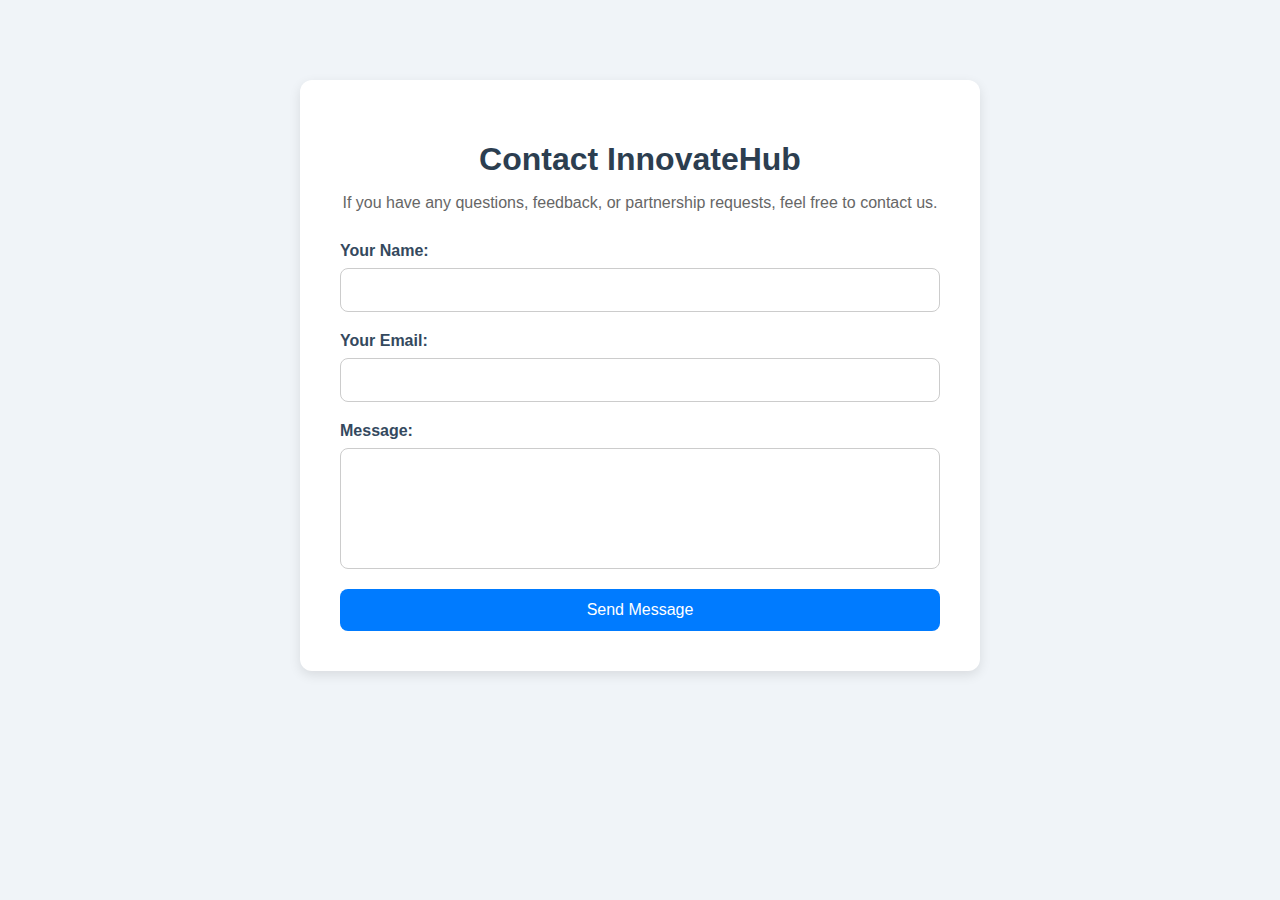
<file: contact.html>
<!DOCTYPE html>
<html lang="en">
<head>
    <meta charset="UTF-8">
    <meta name="viewport" content="width=device-width, initial-scale=1.0">
    <title>Contact page</title>
    <link rel="stylesheet" href="contact.css">
</head>
<body>
  <link rel="icon" href="500_F_56970382_7CXoiyqwEVqzjVuiOUXuu6Ezxkb3aqyX.jpg" type="image/jpg" />
  <div class="contact-container">
    <h1>Contact InnovateHub</h1>
    <p>If you have any questions, feedback, or partnership requests, feel free to contact us.</p>
    
    <form action="mailto:innovatehub.help@gmail.com" method="post" enctype="text/plain">
      <label for="name">Your Name:</label>
      <input type="text" id="name" name="name" required>

      <label for="email">Your Email:</label>
      <input type="email" id="email" name="email" required>

      <label for="message">Message:</label>
      <textarea id="message" name="message" rows="5" required></textarea>

      <button type="submit">Send Message</button>
    </form>
  </div>
</body>
</html>
</body>
</html>
</file>
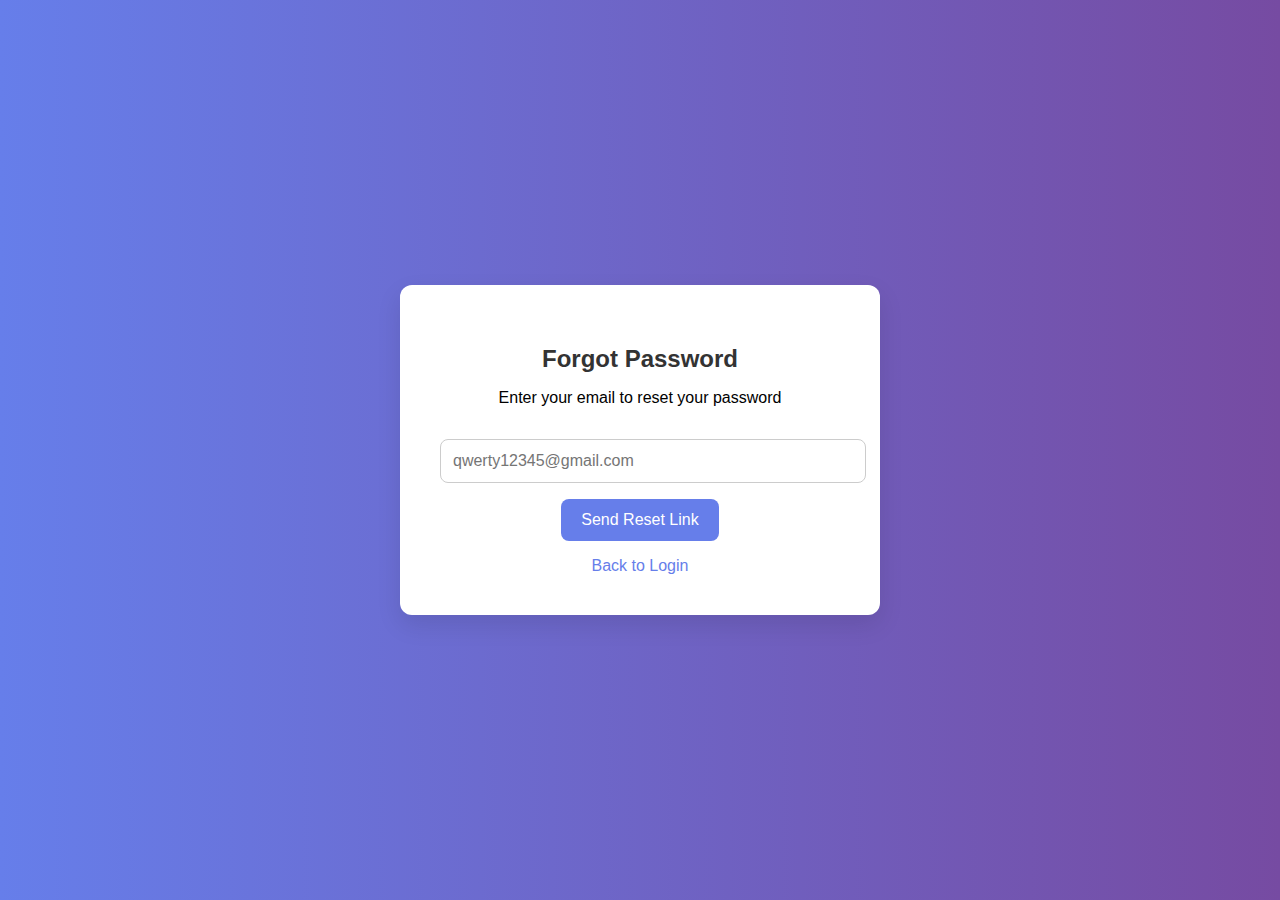
<file: forgot.html>
<!DOCTYPE html>
<html lang="en">
<head>
  <meta charset="UTF-8">
  <title>Forgot Password</title>
  <link rel="stylesheet" href="forgot.css">
</head>
<body>
  <div class="forgot-container">
    <h2>Forgot Password</h2>
    <p>Enter your email to reset your password</p>
    <form action="/reset-password" method="POST">
      <input type="email" name="email" placeholder="qwerty12345@gmail.com"  autocomplete="on" required>
      <button type="submit">Send Reset Link</button>
    </form>
    <a class="back-link" href="signin.html">Back to Login</a>
  </div>
</body>
</html>
</file>
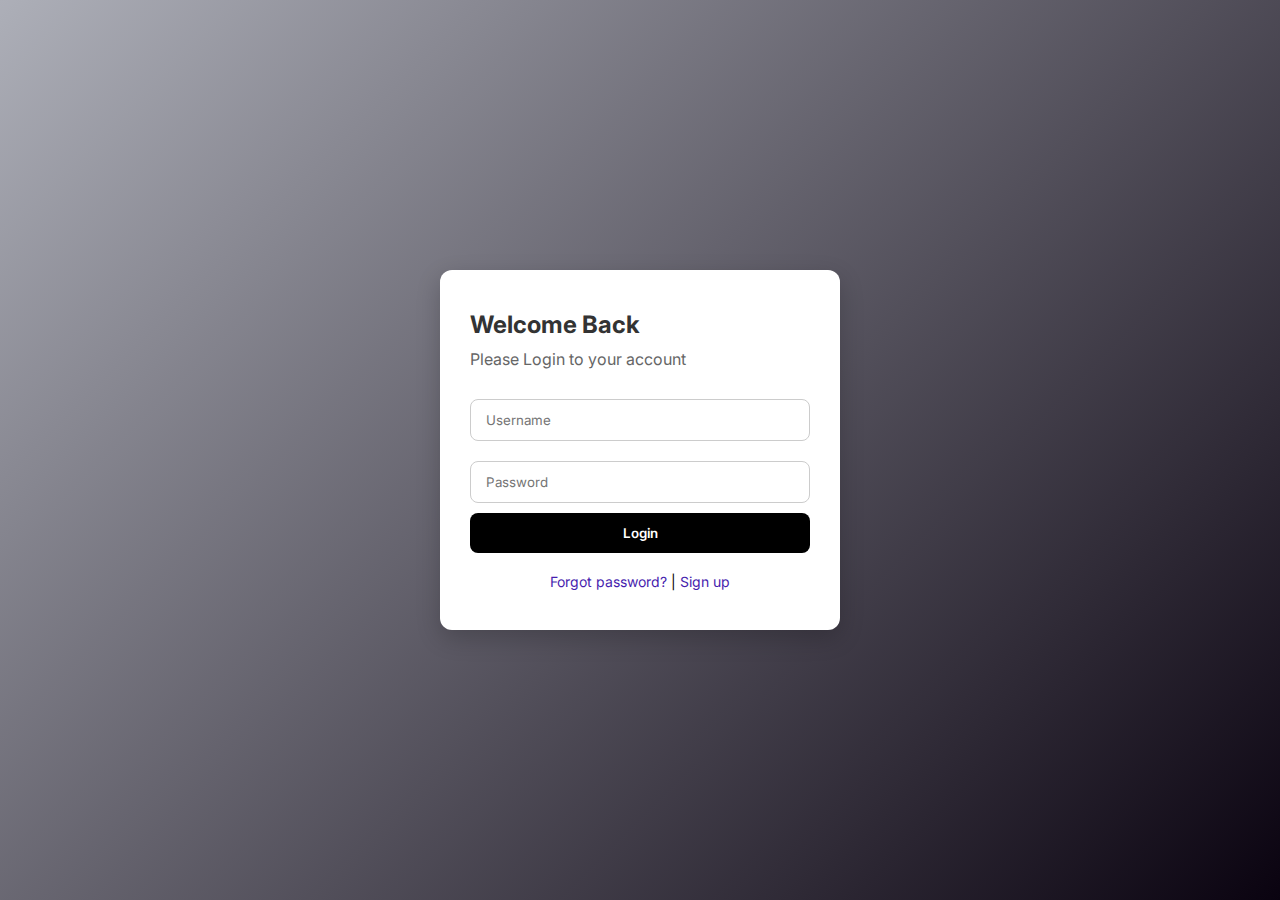
<file: signin.html>
<!DOCTYPE html>
<html lang="en">

<head>
  <meta charset="UTF-8" />
  <meta name="viewport" content="width=device-width, initial-scale=1.0" />
  <title>Login Page</title>
  <link rel="stylesheet" href="signin.css" />
</head>

<body>
  <div class="login-container">
    <form class="login-form">
      <h2>Welcome Back</h2>
      <p>Please Login to your account</p>
      <input type="text" placeholder="Username" autocomplete="on" required />
      <input type="password" placeholder="Password" autocomplete="on" required />
       <a href="index.html"> <button type="submit">Login</button></a>
     
      <div class="bottom-text">
        <a href="forgot.html">Forgot password?</a> | <a href="signup.html">Sign up</a>
      </div>
    </form>
  </div>
  <script src="script.js"></script>
</body>

</html>
</file>
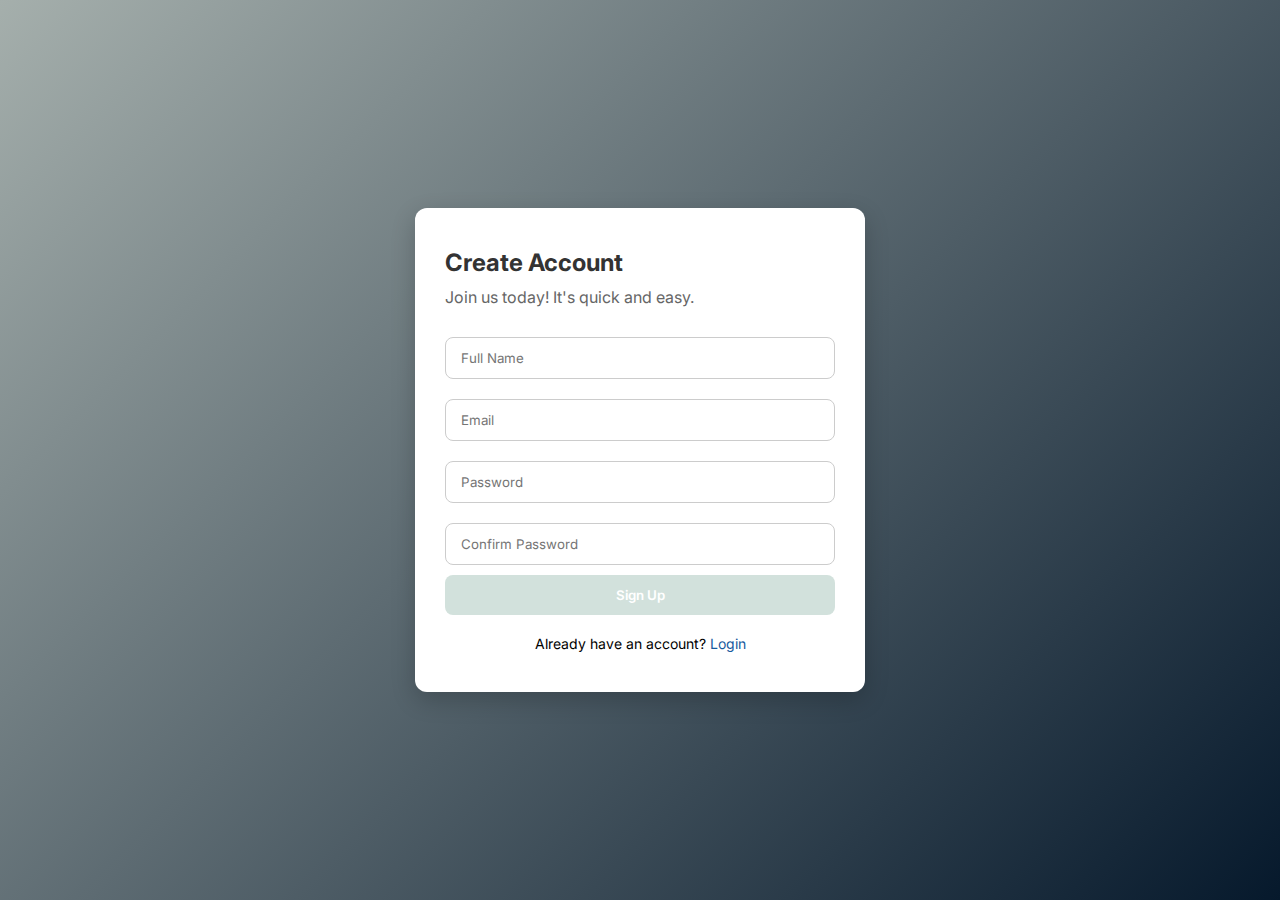
<file: signup.html>
<!DOCTYPE html>
<html lang="en">
<head>
  <meta charset="UTF-8" />
  <meta name="viewport" content="width=device-width, initial-scale=1.0"/>
  <title>Sign Up</title>
  <link rel="stylesheet" href="signup.css" />
</head>
<body>
  <div class="signup-container">
    <form class="signup-form">
      <h2>Create Account</h2>
      <p>Join us today! It's quick and easy.</p>
      <input type="text" class="nameOfUser" placeholder="Full Name" autocomplete="on" required />
      <input type="email" placeholder="Email" autocomplete="on" required />
      <input type="password" placeholder="Password" autocomplete="on" required />
      <input type="password" placeholder="Confirm Password" autocomplete="on" required />
      <button type="submit">Sign Up</button>
      <div class="bottom-text">
        Already have an account? <a href="signin.html">Login</a>
      </div>
    </form>
  </div>
  <script src="script.js"></script>
</body>
</html>
</file>
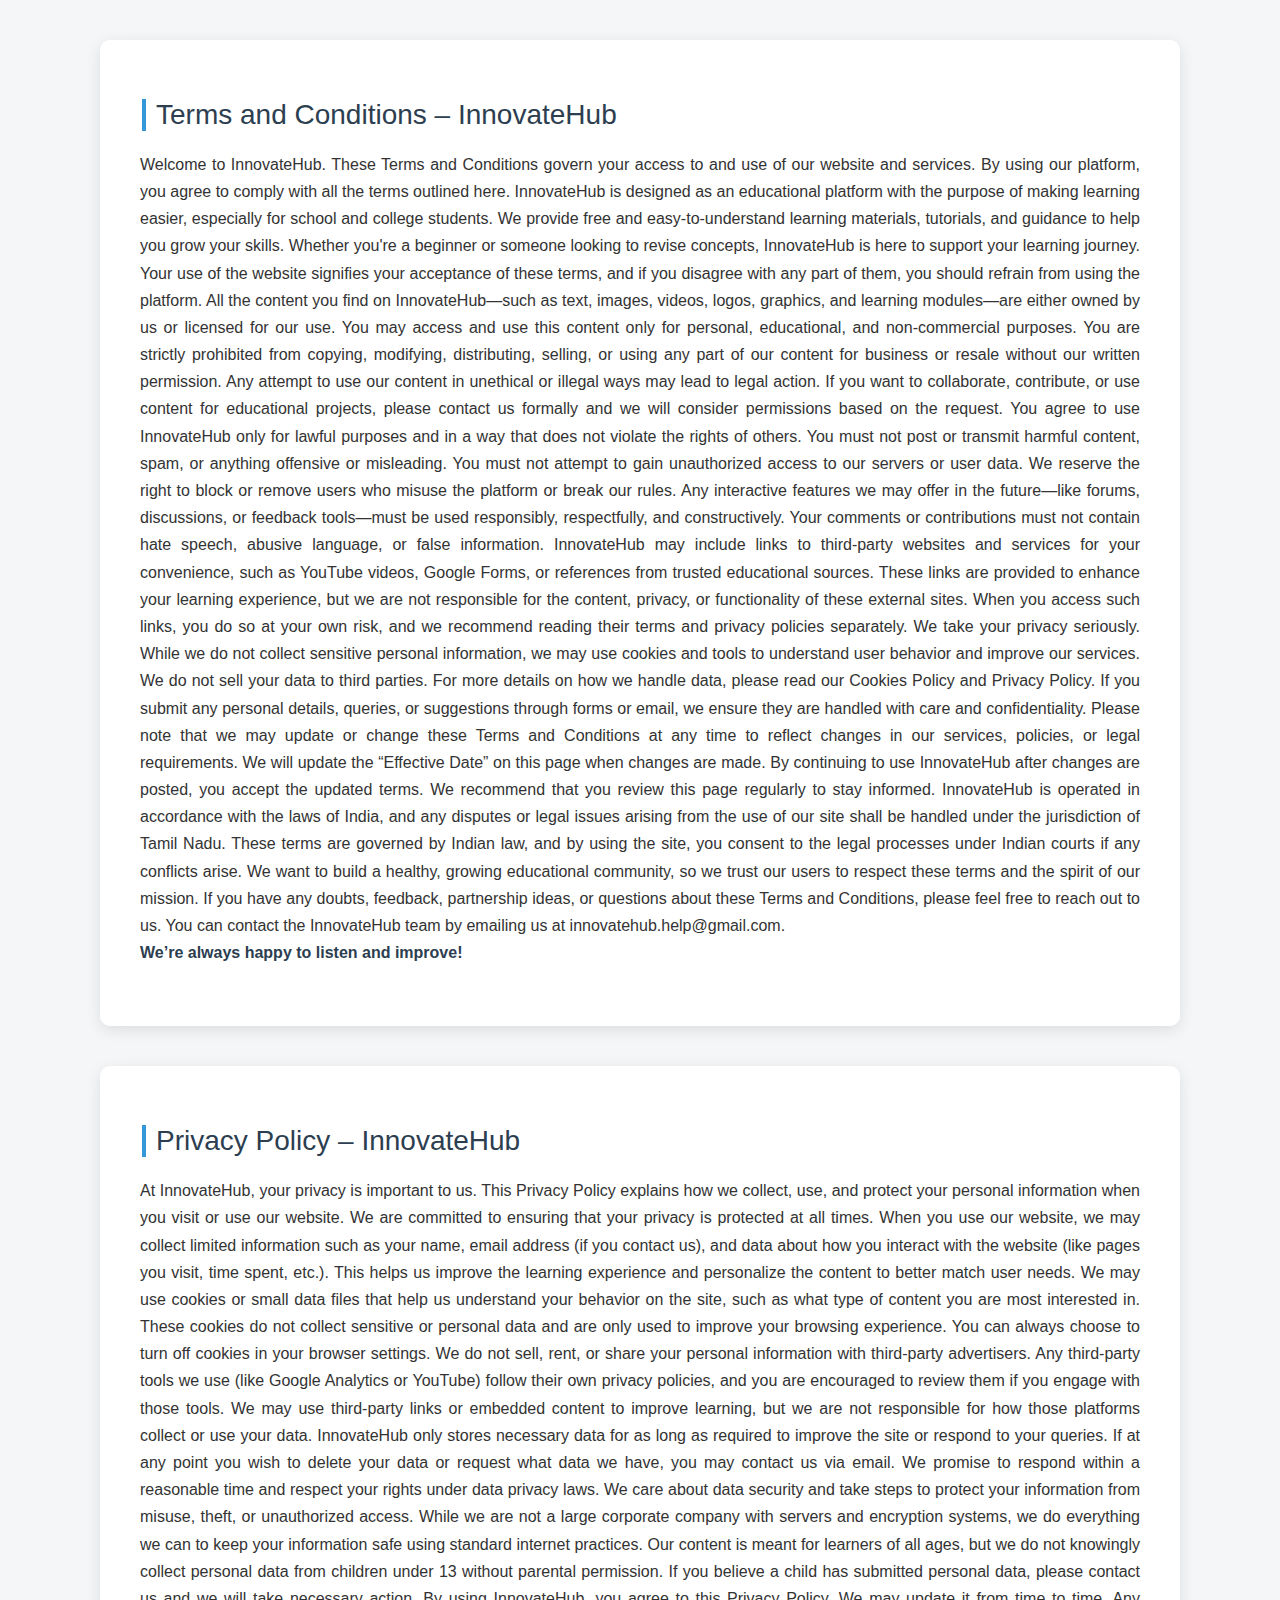
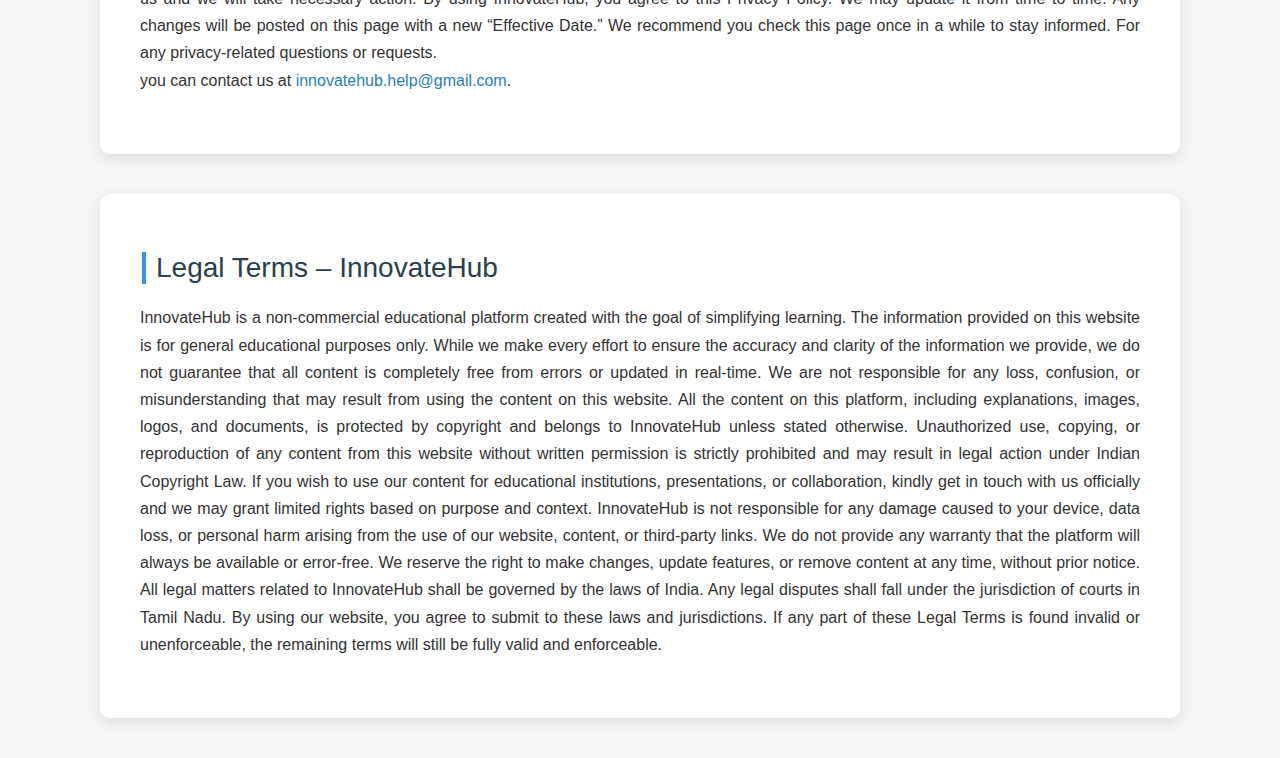
<file: termsofpolicy.html>
<!DOCTYPE html>
<html lang="en">
<head>
    <meta charset="UTF-8">
    <meta name="viewport" content="width=device-width, initial-scale=1.0">
    <title>Terms of Policy</title>
    <link rel="icon" href="729549-200.png" type="image/png">
    <link rel="stylesheet" href="termsofpolicy.css">
</head>
<body>
    <fieldset>
        <div id="Terms-of-Policy">
            <legend>
                <h1 style="font-weight: 300;">Terms and Conditions – InnovateHub</h1>
            </legend>
            <p>
                Welcome to InnovateHub. These Terms and Conditions govern your access to and use of our website and services. By using our platform, you agree to comply with all the terms outlined here. InnovateHub is designed as an educational platform with the purpose of making learning easier, especially for school and college students. We provide free and easy-to-understand learning materials, tutorials, and guidance to help you grow your skills. Whether you're a beginner or someone looking to revise concepts, InnovateHub is here to support your learning journey. Your use of the website signifies your acceptance of these terms, and if you disagree with any part of them, you should refrain from using the platform.
                
                All the content you find on InnovateHub—such as text, images, videos, logos, graphics, and learning modules—are either owned by us or licensed for our use. You may access and use this content only for personal, educational, and non-commercial purposes. You are strictly prohibited from copying, modifying, distributing, selling, or using any part of our content for business or resale without our written permission. Any attempt to use our content in unethical or illegal ways may lead to legal action. If you want to collaborate, contribute, or use content for educational projects, please contact us formally and we will consider permissions based on the request.
                
                You agree to use InnovateHub only for lawful purposes and in a way that does not violate the rights of others. You must not post or transmit harmful content, spam, or anything offensive or misleading. You must not attempt to gain unauthorized access to our servers or user data. We reserve the right to block or remove users who misuse the platform or break our rules. Any interactive features we may offer in the future—like forums, discussions, or feedback tools—must be used responsibly, respectfully, and constructively. Your comments or contributions must not contain hate speech, abusive language, or false information.
                
                InnovateHub may include links to third-party websites and services for your convenience, such as YouTube videos, Google Forms, or references from trusted educational sources. These links are provided to enhance your learning experience, but we are not responsible for the content, privacy, or functionality of these external sites. When you access such links, you do so at your own risk, and we recommend reading their terms and privacy policies separately.
                
                We take your privacy seriously. While we do not collect sensitive personal information, we may use cookies and tools to understand user behavior and improve our services. We do not sell your data to third parties. For more details on how we handle data, please read our Cookies Policy and Privacy Policy. If you submit any personal details, queries, or suggestions through forms or email, we ensure they are handled with care and confidentiality.
                
                Please note that we may update or change these Terms and Conditions at any time to reflect changes in our services, policies, or legal requirements. We will update the “Effective Date” on this page when changes are made. By continuing to use InnovateHub after changes are posted, you accept the updated terms. We recommend that you review this page regularly to stay informed.
                
                InnovateHub is operated in accordance with the laws of India, and any disputes or legal issues arising from the use of our site shall be handled under the jurisdiction of Tamil Nadu. These terms are governed by Indian law, and by using the site, you consent to the legal processes under Indian courts if any conflicts arise. We want to build a healthy, growing educational community, so we trust our users to respect these terms and the spirit of our mission.
                
                If you have any doubts, feedback, partnership ideas, or questions about these Terms and Conditions, please feel free to reach out to us. You can contact the InnovateHub team by emailing us at innovatehub.help@gmail.com.
                <br><strong>We’re always happy to listen and improve!</strong>
            </p>
        </div>
    </fieldset>

    <fieldset>
        <div id="PrivacyPolicy">
            <legend>
                <h1 style="font-weight: 300;">Privacy Policy – InnovateHub</h1>
            </legend>
            <p>
                At InnovateHub, your privacy is important to us. This Privacy Policy explains how we collect, use, and protect your personal information when you visit or use our website. We are committed to ensuring that your privacy is protected at all times. When you use our website, we may collect limited information such as your name, email address (if you contact us), and data about how you interact with the website (like pages you visit, time spent, etc.). This helps us improve the learning experience and personalize the content to better match user needs. We may use cookies or small data files that help us understand your behavior on the site, such as what type of content you are most interested in. These cookies do not collect sensitive or personal data and are only used to improve your browsing experience. You can always choose to turn off cookies in your browser settings.

                We do not sell, rent, or share your personal information with third-party advertisers. Any third-party tools we use (like Google Analytics or YouTube) follow their own privacy policies, and you are encouraged to review them if you engage with those tools. We may use third-party links or embedded content to improve learning, but we are not responsible for how those platforms collect or use your data. InnovateHub only stores necessary data for as long as required to improve the site or respond to your queries. If at any point you wish to delete your data or request what data we have, you may contact us via email. We promise to respond within a reasonable time and respect your rights under data privacy laws.

                We care about data security and take steps to protect your information from misuse, theft, or unauthorized access. While we are not a large corporate company with servers and encryption systems, we do everything we can to keep your information safe using standard internet practices. Our content is meant for learners of all ages, but we do not knowingly collect personal data from children under 13 without parental permission. If you believe a child has submitted personal data, please contact us and we will take necessary action.

                By using InnovateHub, you agree to this Privacy Policy. We may update it from time to time. Any changes will be posted on this page with a new “Effective Date.” We recommend you check this page once in a while to stay informed. For any privacy-related questions or requests.
                <br> you can contact us at <a href="mailto:innovatehub.help@gmail.com">innovatehub.help@gmail.com</a>.
            </p>
        </div>
    </fieldset>

    <fieldset>
        <div id="Legal-terms">
            <legend>
                <h1 style="font-weight: 300;">Legal Terms – InnovateHub</h1>
            </legend>
            <p>
                InnovateHub is a non-commercial educational platform created with the goal of simplifying learning. The information provided on this website is for general educational purposes only. While we make every effort to ensure the accuracy and clarity of the information we provide, we do not guarantee that all content is completely free from errors or updated in real-time. We are not responsible for any loss, confusion, or misunderstanding that may result from using the content on this website.
                
                All the content on this platform, including explanations, images, logos, and documents, is protected by copyright and belongs to InnovateHub unless stated otherwise. Unauthorized use, copying, or reproduction of any content from this website without written permission is strictly prohibited and may result in legal action under Indian Copyright Law. If you wish to use our content for educational institutions, presentations, or collaboration, kindly get in touch with us officially and we may grant limited rights based on purpose and context.
                
                InnovateHub is not responsible for any damage caused to your device, data loss, or personal harm arising from the use of our website, content, or third-party links. We do not provide any warranty that the platform will always be available or error-free. We reserve the right to make changes, update features, or remove content at any time, without prior notice.
                
                All legal matters related to InnovateHub shall be governed by the laws of India. Any legal disputes shall fall under the jurisdiction of courts in Tamil Nadu. By using our website, you agree to submit to these laws and jurisdictions. If any part of these Legal Terms is found invalid or unenforceable, the remaining terms will still be fully valid and enforceable.
            </p>
        </div>
    </fieldset>
</body>
</html>
</file>
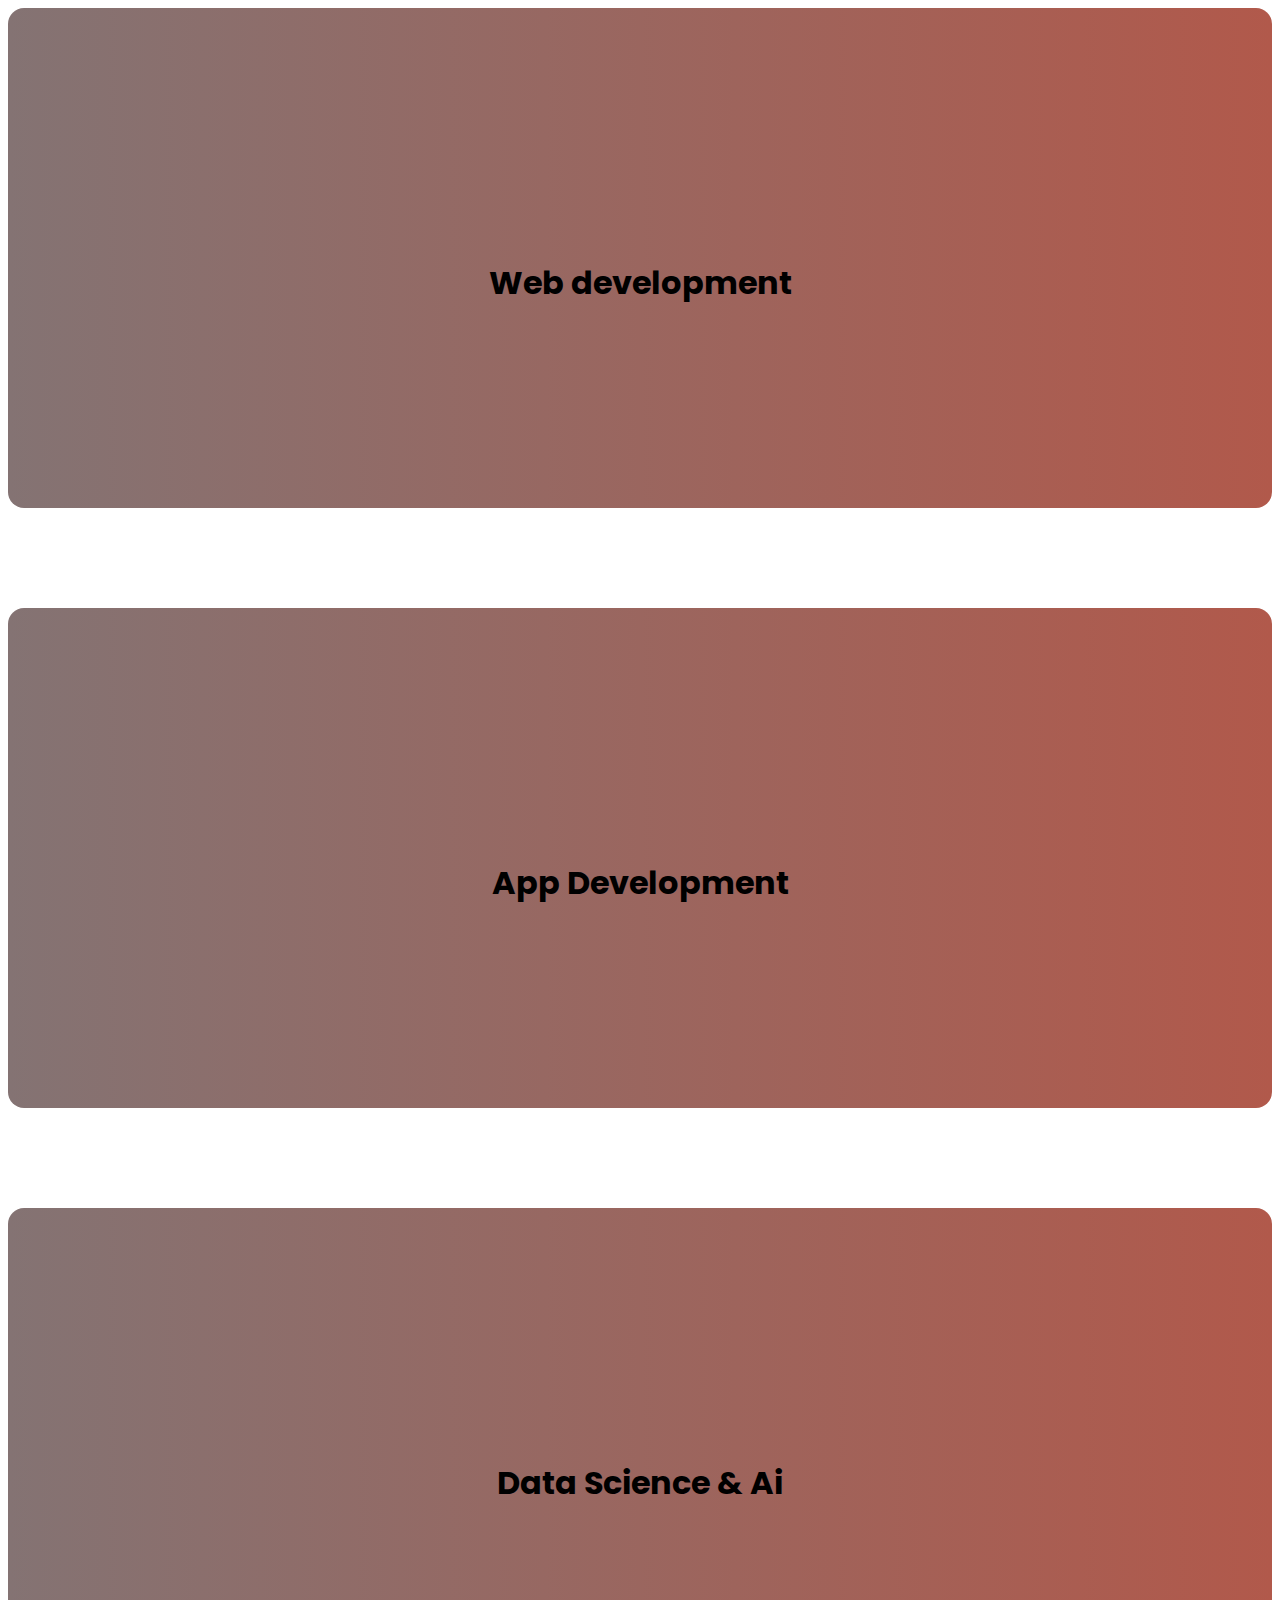
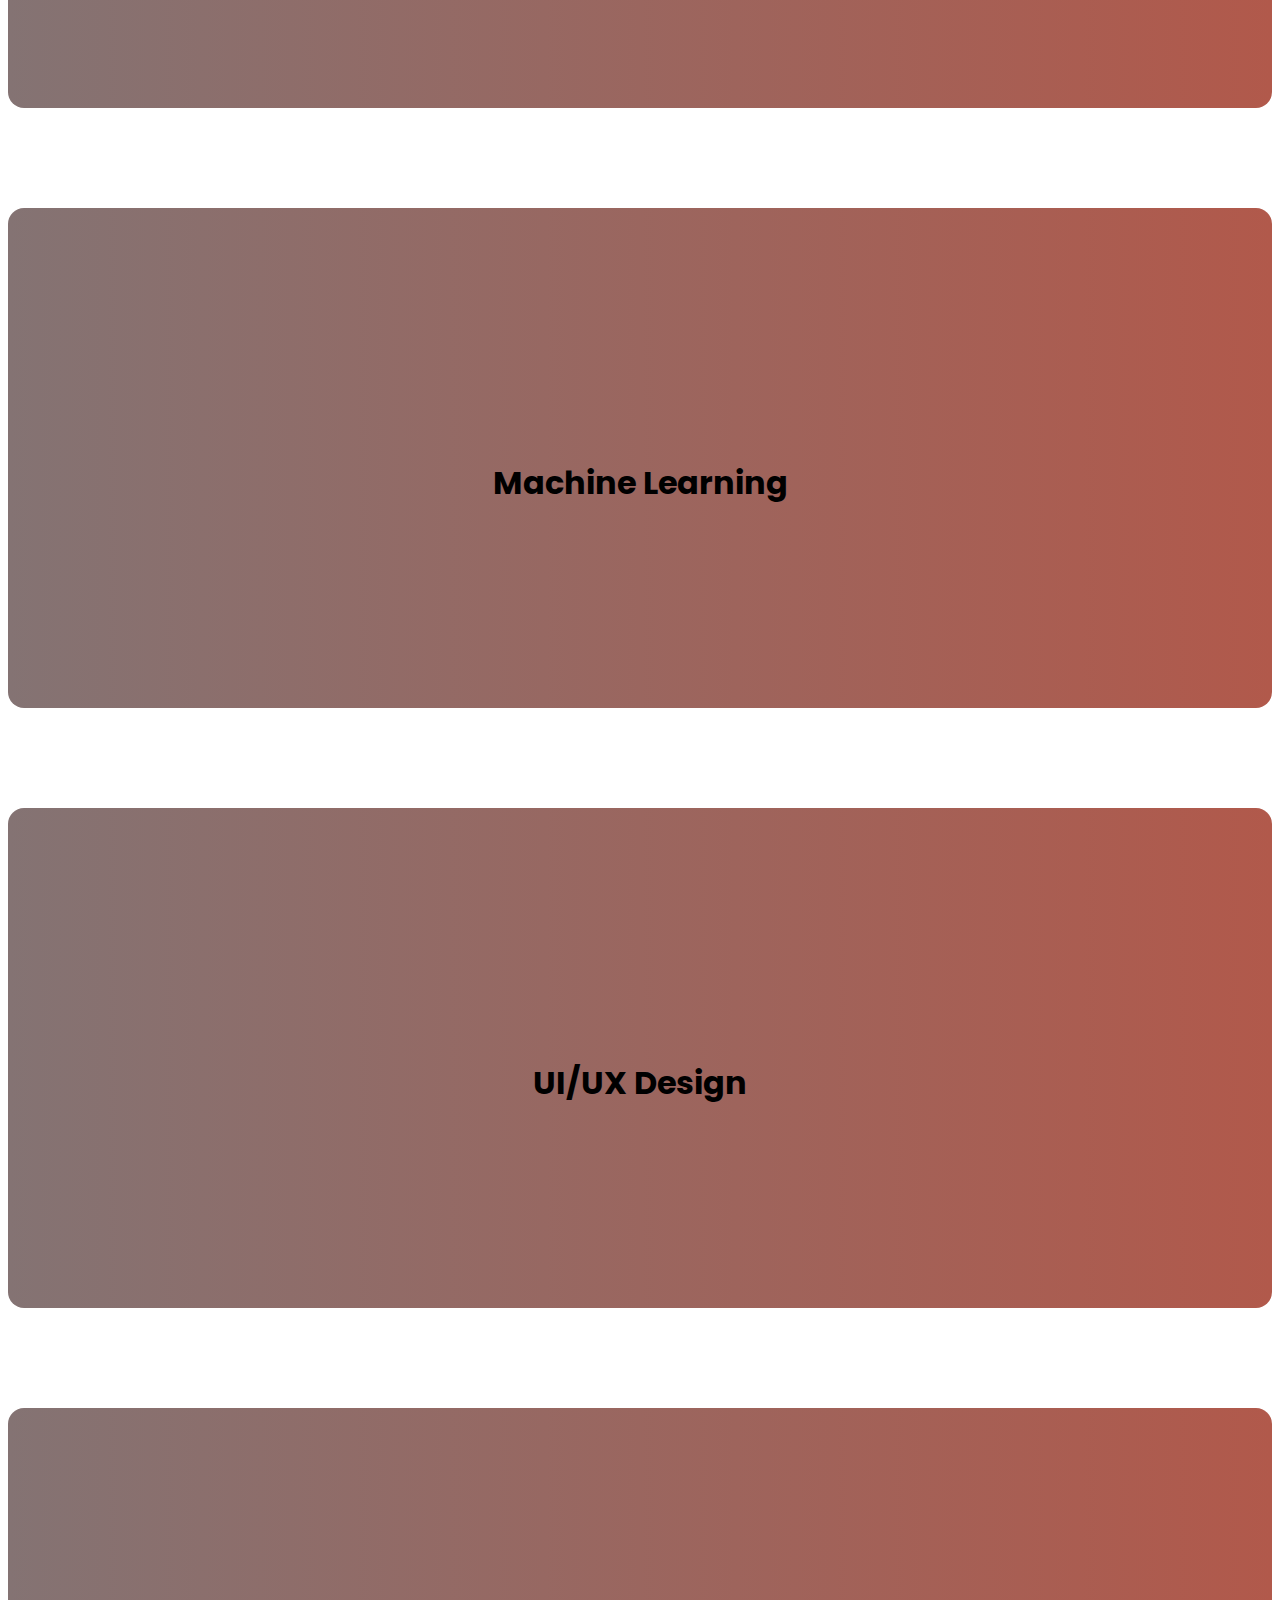
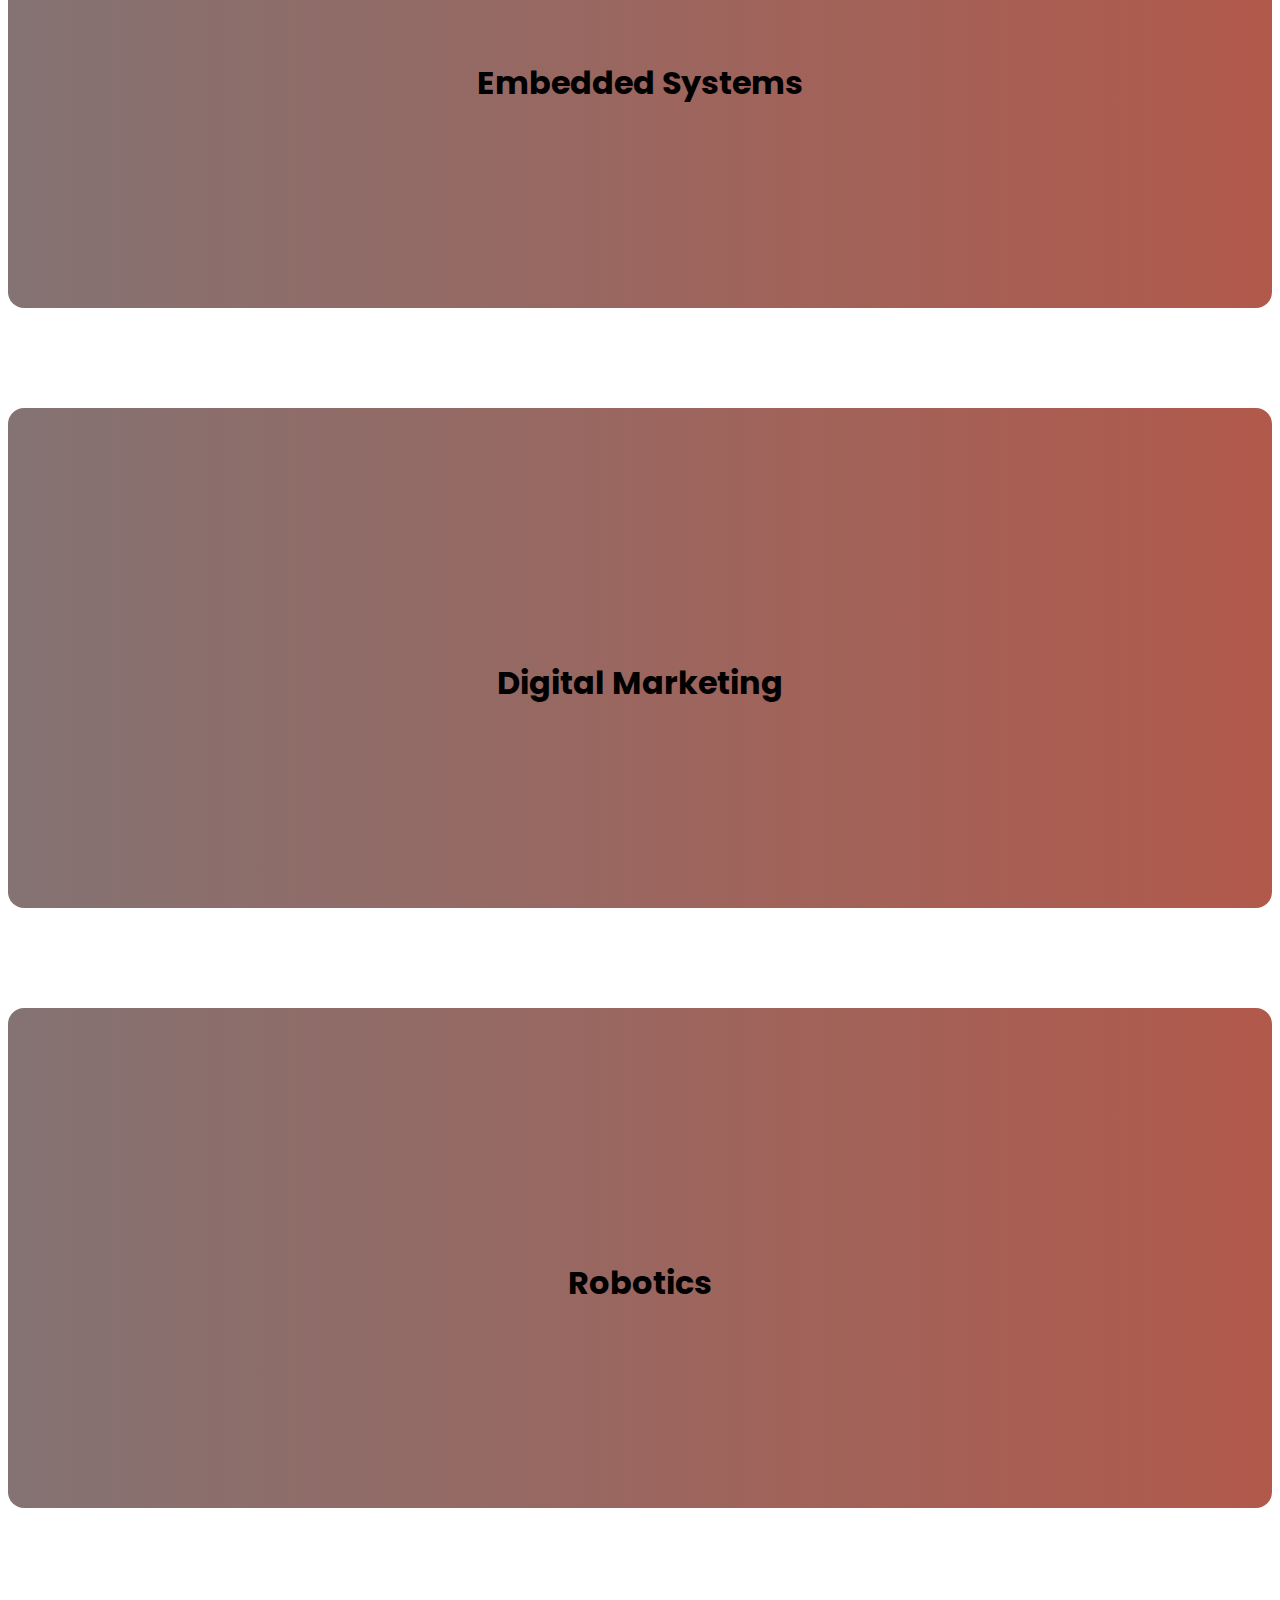
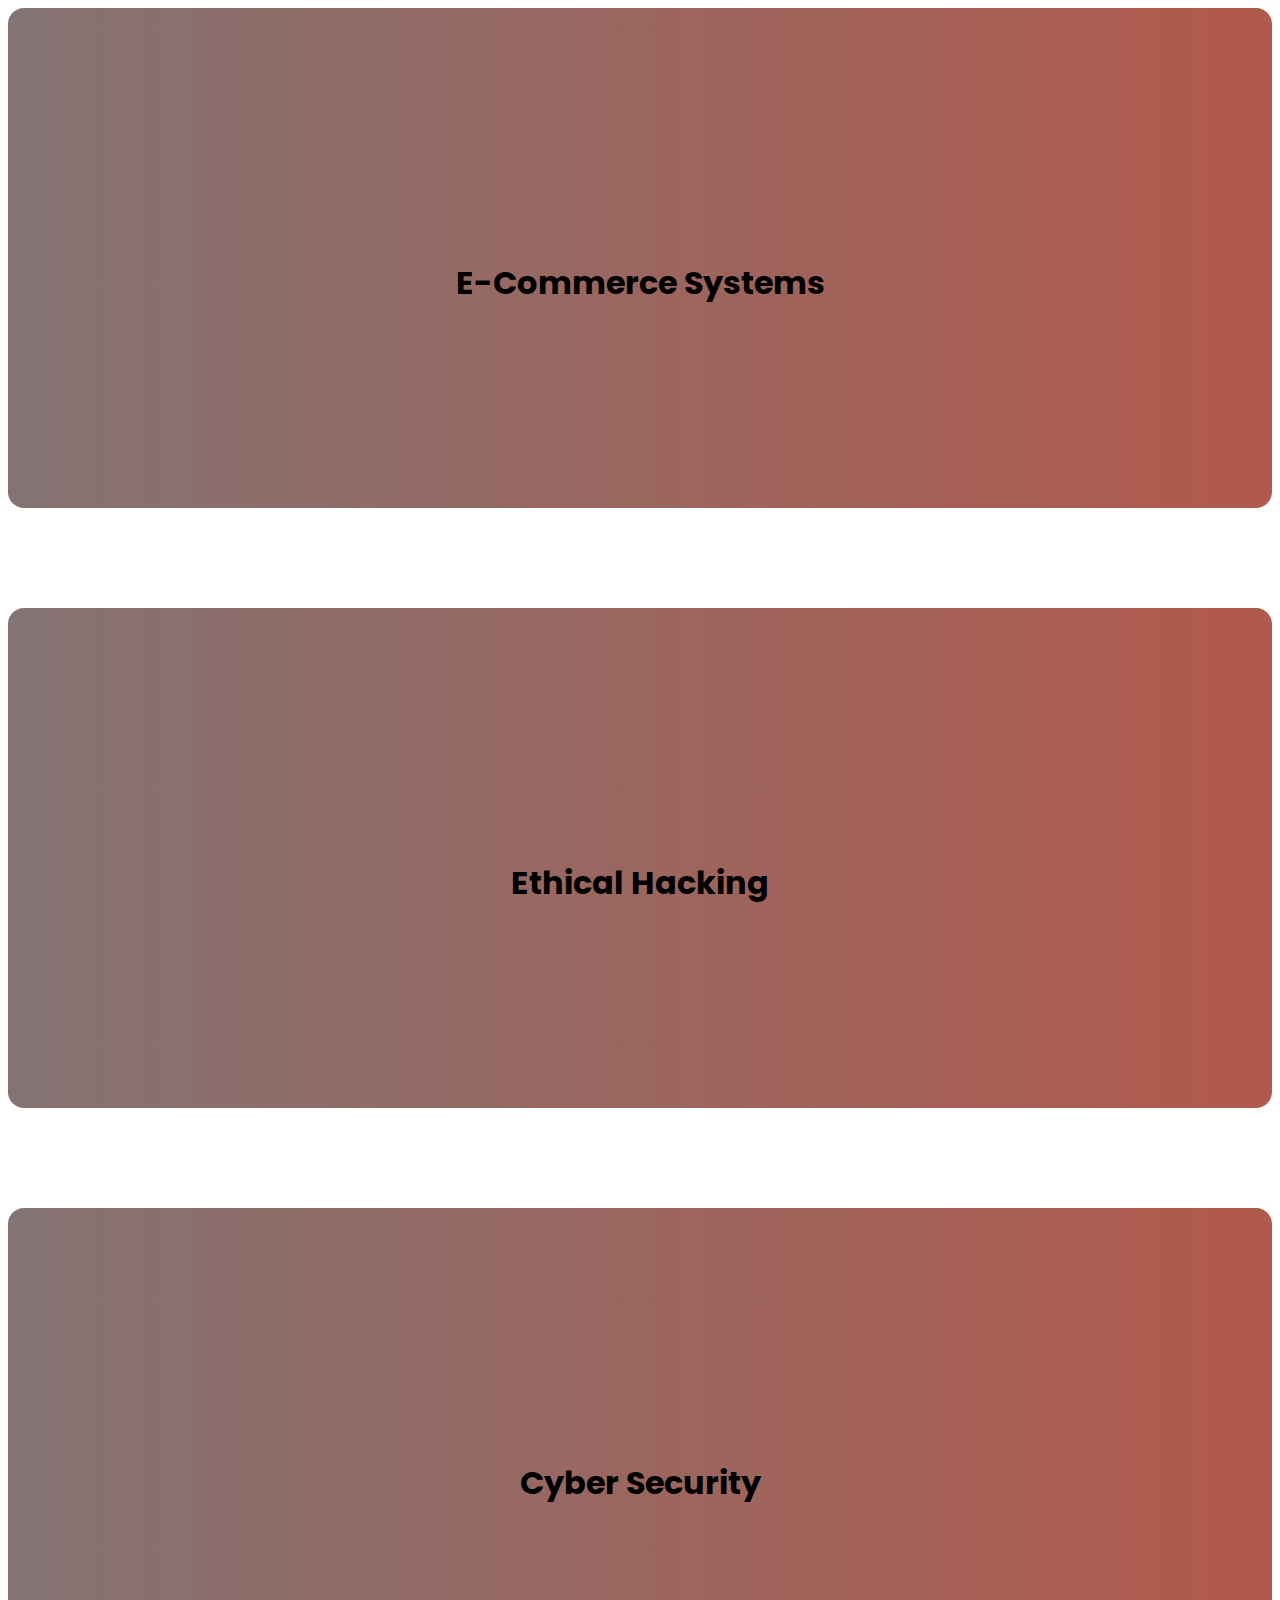
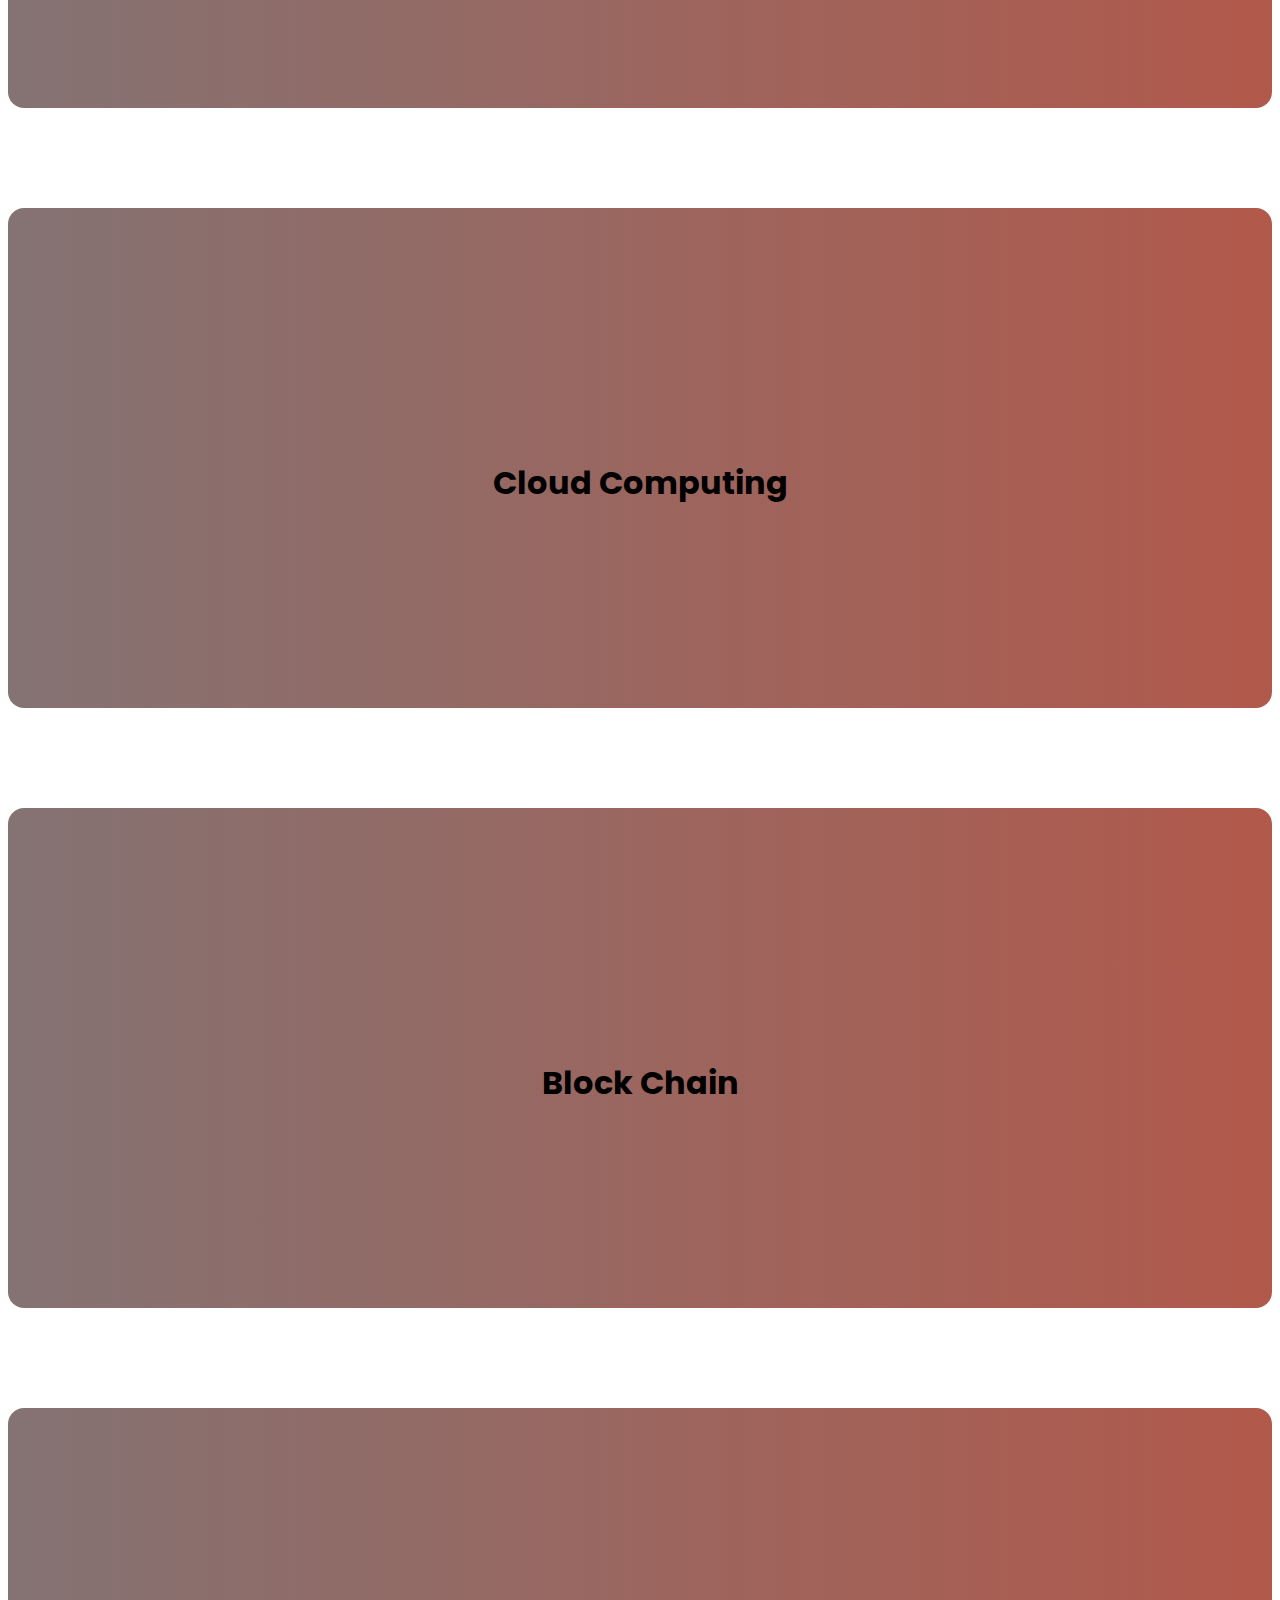
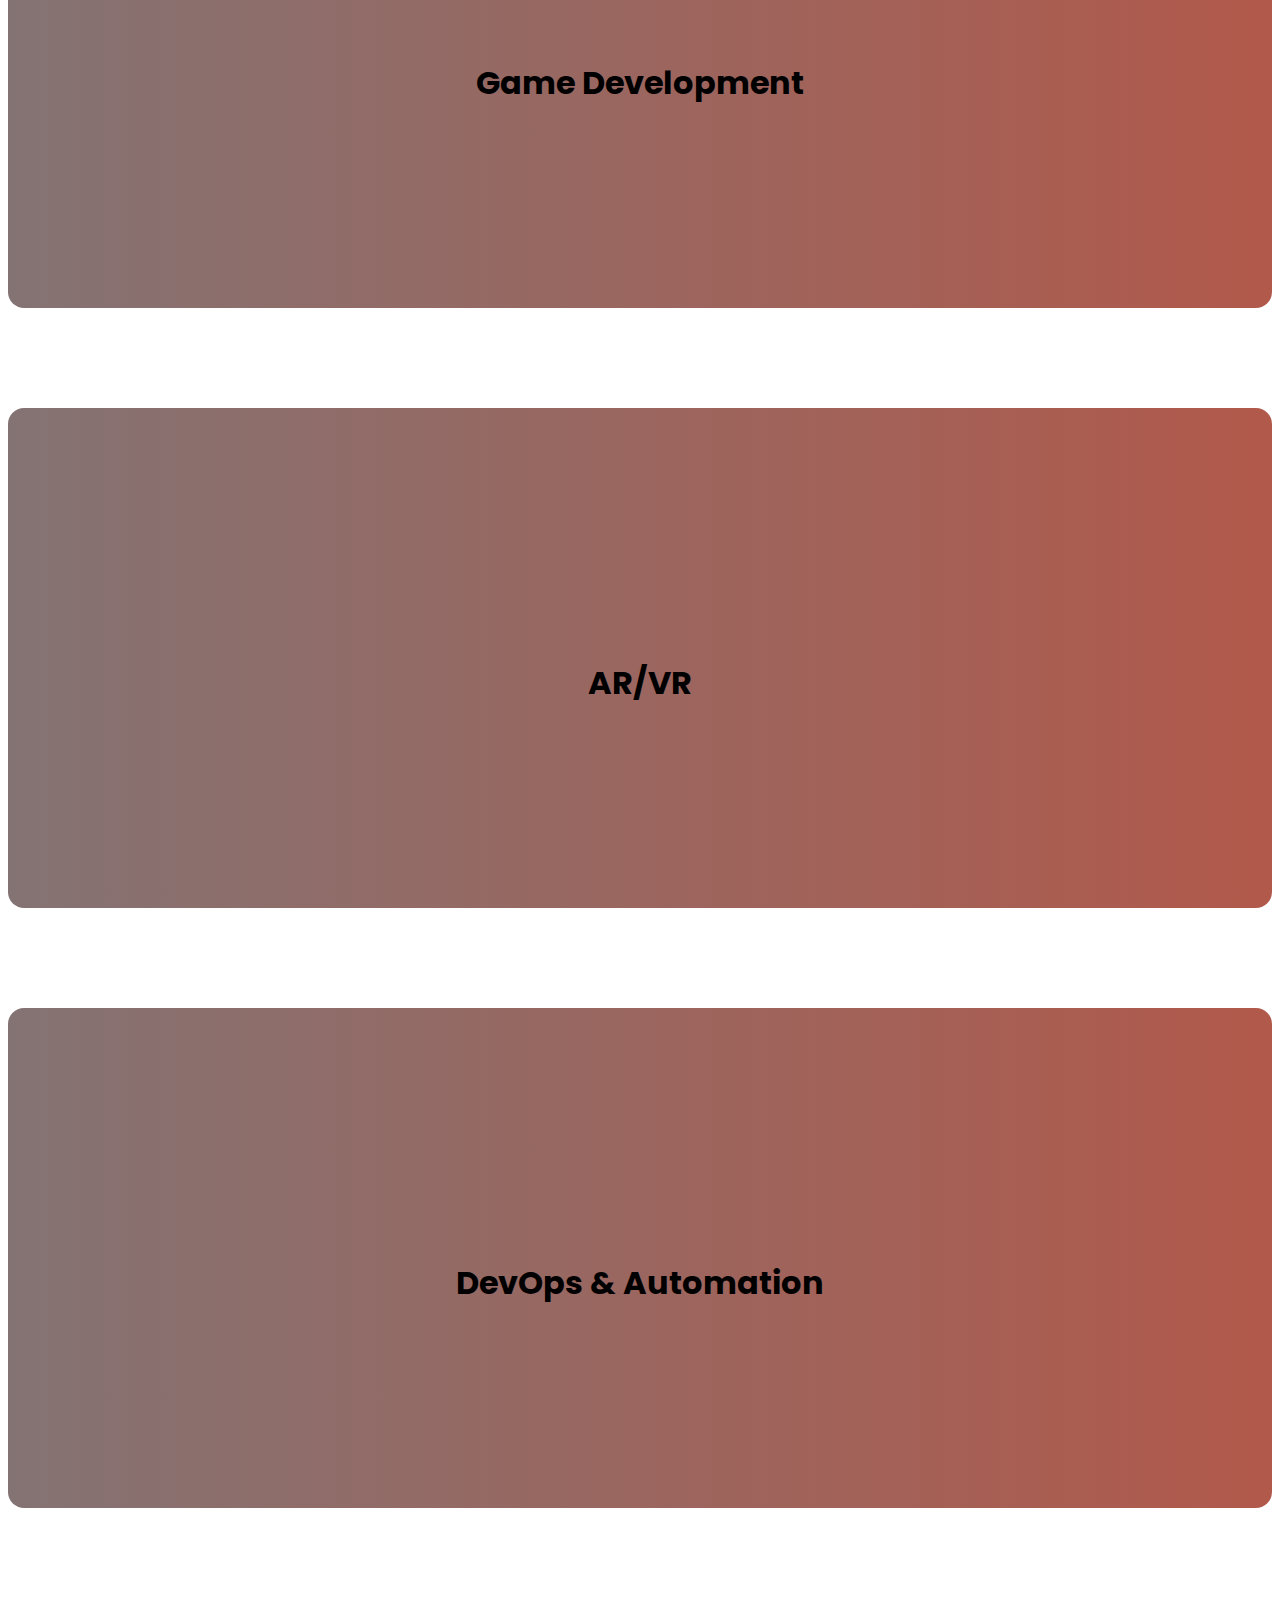
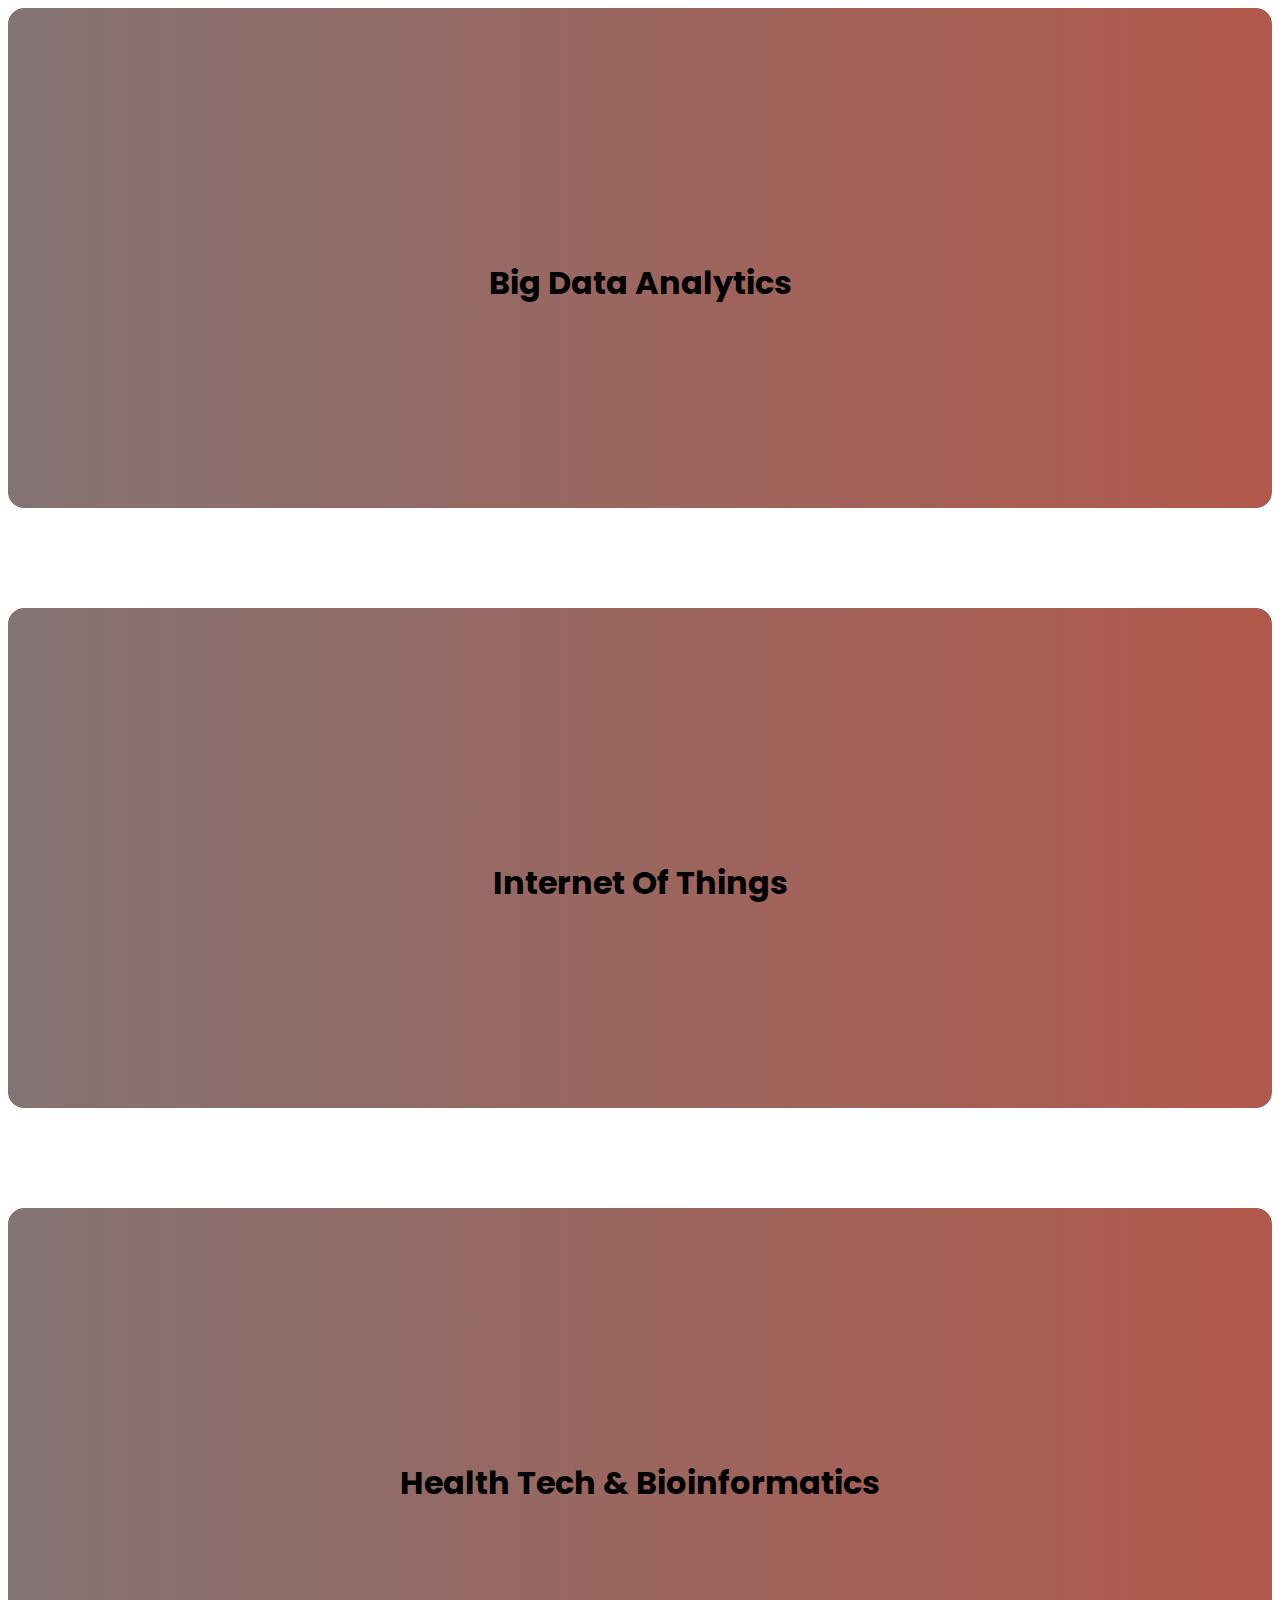
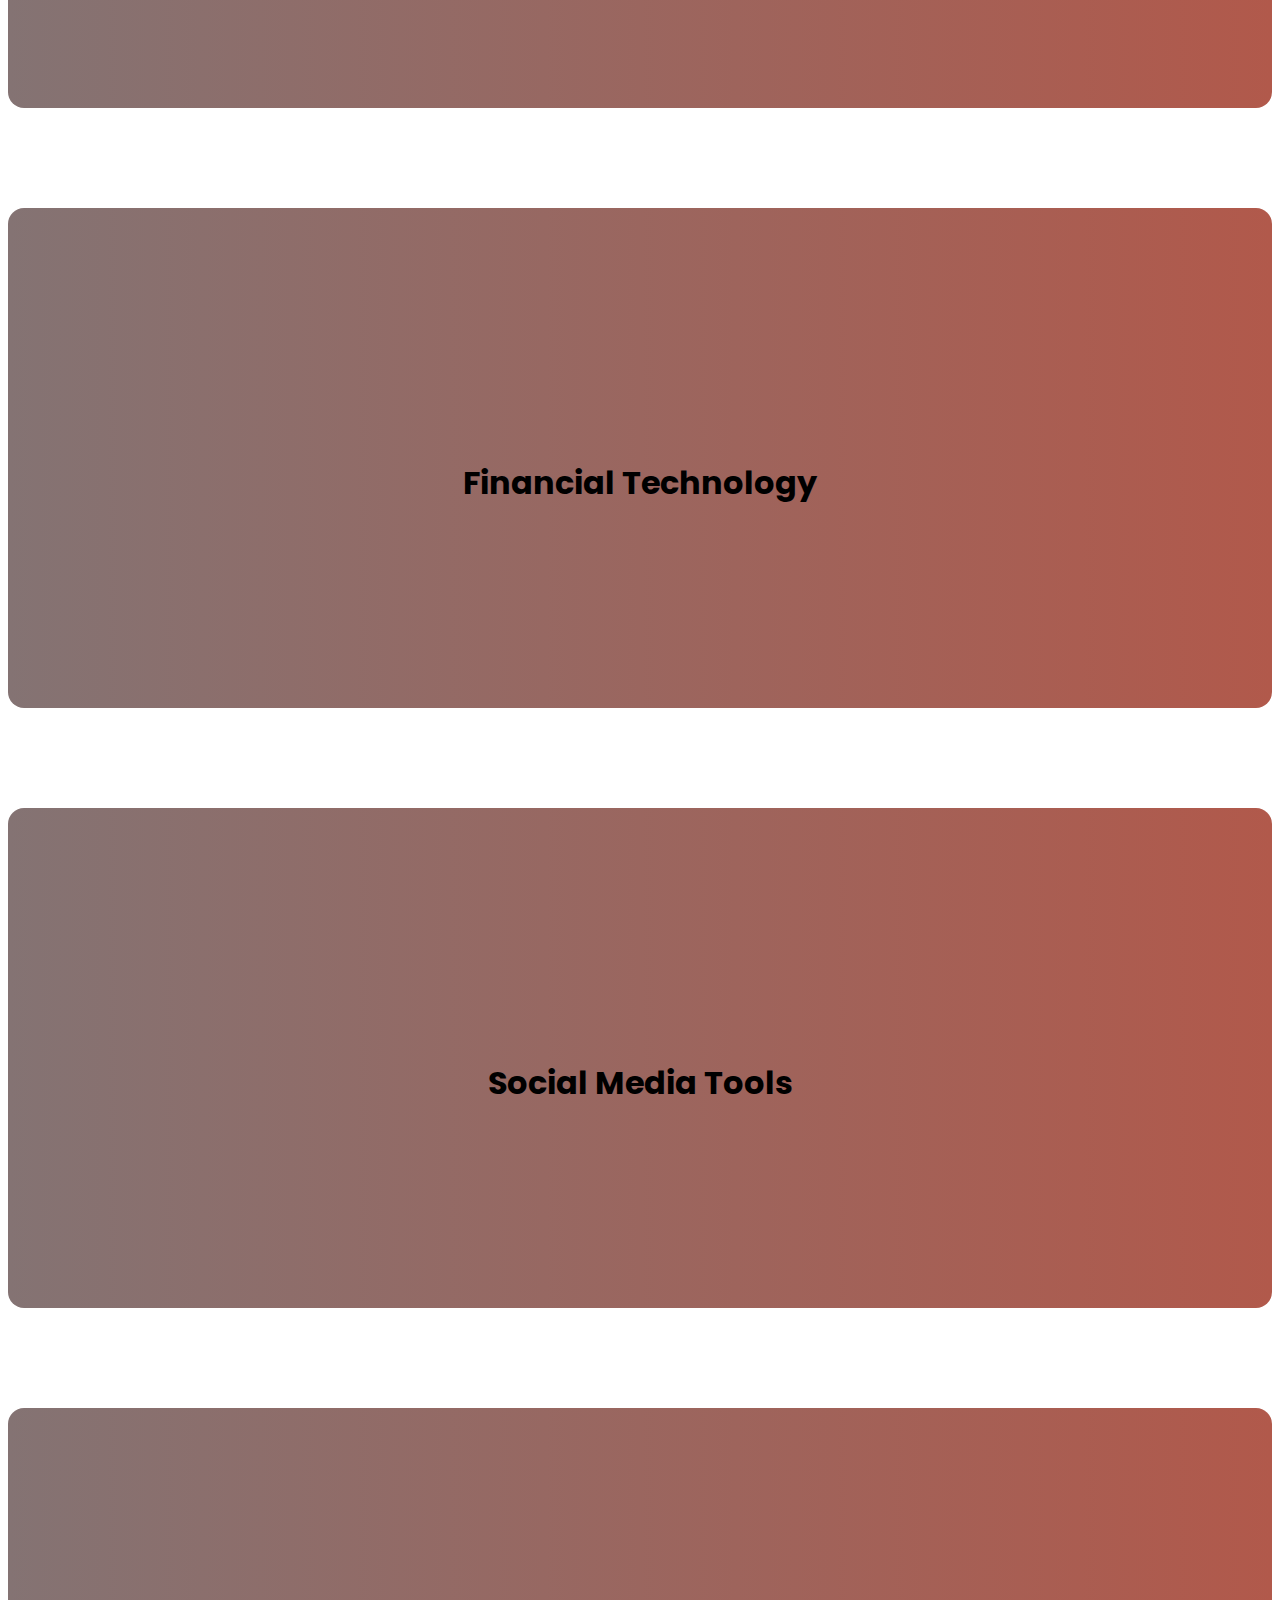
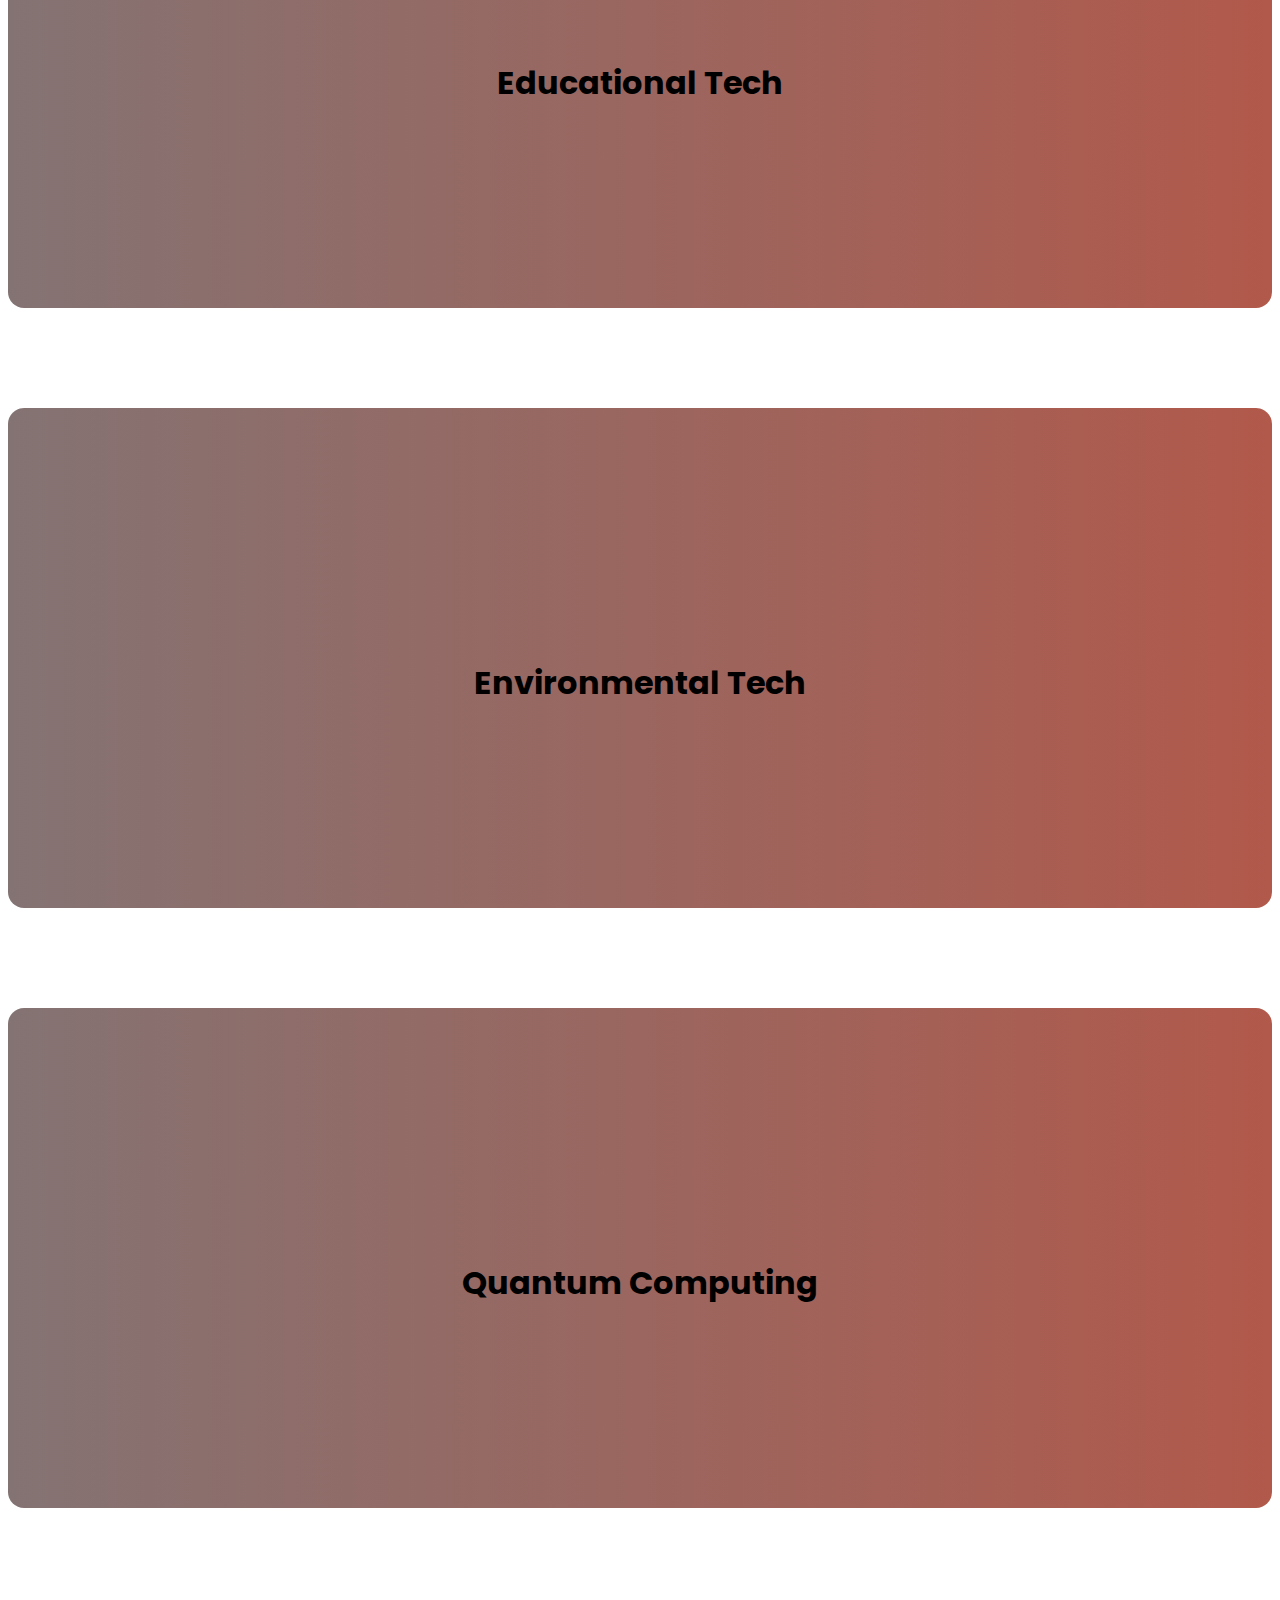
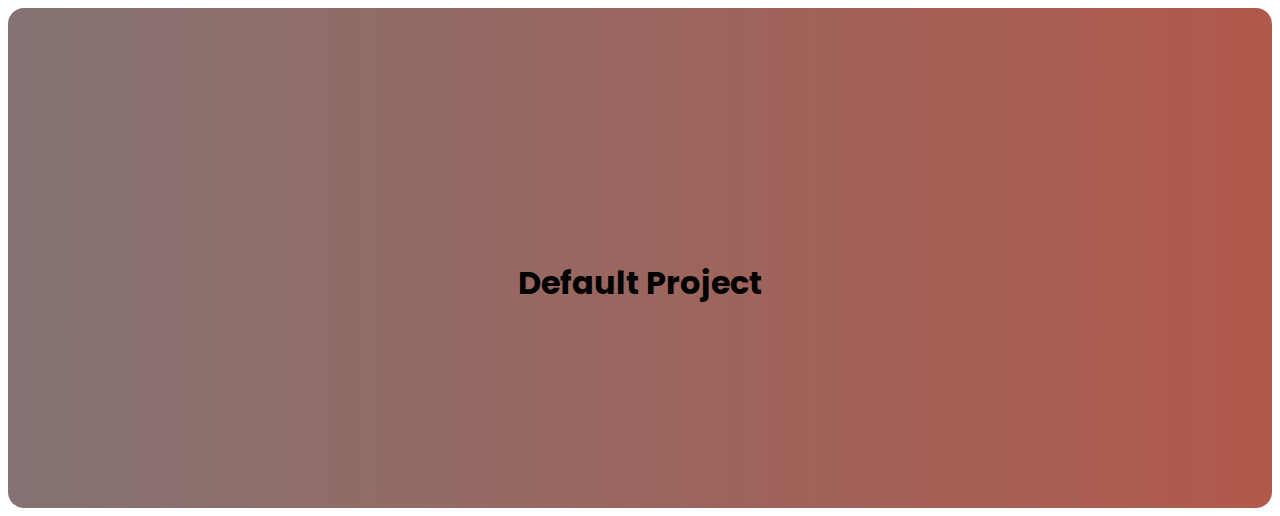
<file: visiter.html>
<!DOCTYPE html>
<html lang="en">

<head>
  <meta charset="UTF-8">
  <meta name="viewport" content="width=device-width, initial-scale=1.0">
  <title>Innovate Hub</title>

  <!-- Poppins font family -->
  <link rel="preconnect" href="https://fonts.googleapis.com">
  <link rel="preconnect" href="https://fonts.gstatic.com" crossorigin>
  <link
    href="https://fonts.googleapis.com/css2?family=Poppins:ital,wght@0,100;0,198;0,300;0,400;0,500;0,600;0,700;0,800;0,900;1,100;1,198;1,300;1,400;1,500;1,600;1,700;1,800;1,900&display=swap"
    rel="stylesheet">

  <!-- Font awesome icons -->
  <link rel="stylesheet" href="https://cdnjs.cloudflare.com/ajax/libs/font-awesome/6.7.2/css/all.min.css"
    integrity="sha512-Evv84Mr4kqVGRNSgIGL/F/aIDqQb7xQ2vcrdIwxfjThSH8CSR7PBEakCr51Ck+w+/U6swU2Im1vVX0SVk9ABhg=="
    crossorigin="anonymous" referrerpolicy="no-referrer" />

  <!-- Style sheet -->
  <link rel="stylesheet" href="styling.css">

  <link rel="stylesheet" href="https://cdnjs.cloudflare.com/ajax/libs/font-awesome/5.15.4/css/all.min.css">

</head>

<body>
  <div class="whole-domain-container">
    <div class="web-development domain-card" data-domain="Web Development">
      <h1>Web development</h1>
    </div>
    <div class="app-development domain-card" data-domain="App Development">
      <h1>App Development</h1>
    </div>
    <div class="data-science-ai domain-card" data-domain="Data Science & Ai">
      <h1>Data Science & Ai</h1>
    </div>
    <div class="machine-learning domain-card" data-domain="Machine Learning">
      <h1>Machine Learning</h1>
    </div>
    <div class="ui-ux-design domain-card" data-domain="UI/UX Design">
      <h1>UI/UX Design</h1>
    </div>
    <div class="embedded-systems domain-card" data-domain="Embedded Systems">
      <h1>Embedded Systems</h1>
    </div>
    <div class="digital-marketing domain-card" data-domain="Digital Marketing">
      <h1>Digital Marketing</h1>
    </div>
    <div class="robotics domain-card" data-domain="Robotics">
      <h1>Robotics</h1>
    </div>
    <div class="e-commerce-systems domain-card" data-domain="E-commerce Systems">
      <h1>E-Commerce Systems</h1>
    </div>
    <div class="ethical-hacking domain-card" data-domain="Ethical Hacking">
      <h1>Ethical Hacking</h1>
    </div>
    <div class="cyber-security domain-card" data-domain="Cyber Security">
      <h1>Cyber Security</h1>
    </div>
    <div class="cloud-computing domain-card" data-domain="Cloud Computing">
      <h1>Cloud Computing</h1>
    </div>
    <div class="block-chain domain-card" data-domain="Block Chain">
      <h1>Block Chain</h1>
    </div>
    <div class="game-development domain-card" data-domain="Game Development">
      <h1>Game Development</h1>
    </div>
    <div class="ar-vr domain-card" data-domain="AR/VR">
      <h1>AR/VR</h1>
    </div>
    <div class="devops-automation domain-card" data-domain="DevOps & Automation">
      <h1>DevOps & Automation</h1>
    </div>
    <div class="big-data-analytics domain-card" data-domain="Big Data Analytics">
      <h1>Big Data Analytics</h1>
    </div>
    <div class="internet-of-thing domain-card" data-domain="Internet of Things(IoT)">
      <h1>Internet Of Things</h1>
    </div>
    <div class="health-tech-bioinformatics domain-card" data-domain="Health Tech & Bioinformatics">
      <h1>Health Tech & Bioinformatics</h1>
    </div>
    <div class="financial-technology domain-card" data-domain="Financial Technology">
      <h1>Financial Technology</h1>
    </div>
    <div class="social-media-tools domain-card" data-domain="Social Media Tools">
      <h1>Social Media Tools</h1>
    </div>
    <div class="educational-tech domain-card" data-domain="Educational Tech">
      <h1>Educational Tech</h1>
    </div>
    <div class="environmental-tech domain-card" data-domain="Environmental Tech">
      <h1>Environmental Tech</h1>
    </div>
    <div class="quantum-computing domain-card" data-domain="Quantum Computing">
      <h1>Quantum Computing</h1>
    </div>
    <div class="default-project domain-card">
      <h1>Default Project</h1>
    </div>
  </div>

  <h1 id="domain-title"></h1>
  <div id="project-container"></div>

  <script src="script.js"></script>

</body>

</html>
</file>
<file: contact.css>
body {
    font-family: 'Segoe UI', sans-serif;
    background-color: #f0f4f8;
    margin: 0;
    padding: 0;
  }
  
  .contact-container {
    max-width: 600px;
    margin: 80px auto;
    padding: 40px;
    background-color: white;
    border-radius: 12px;
    box-shadow: 0 4px 12px rgba(0,0,0,0.1);
  }
  
  .contact-container h1 {
    text-align: center;
    color: #2c3e50;
    margin-bottom: 10px;
  }
  
  .contact-container p {
    text-align: center;
    color: #666;
    margin-bottom: 30px;
  }
  
  form {
    display: flex;
    flex-direction: column;
  }
  
  label {
    margin-bottom: 8px;
    font-weight: 600;
    color: #34495e;
  }
  
  input, textarea {
    padding: 12px;
    margin-bottom: 20px;
    border: 1px solid #ccc;
    border-radius: 8px;
    font-size: 16px;
    resize: none;
  }
  
  button {
    background-color: #007bff;
    color: white;
    padding: 12px;
    border: none;
    border-radius: 8px;
    font-size: 16px;
    cursor: pointer;
    transition: background 0.3s ease;
  }
  
  button:hover {
    background-color: #0056b3;
  }
</file>
<file: forgot.css>
body {
    font-family: 'Segoe UI', Tahoma, Geneva, Verdana, sans-serif;
    background: linear-gradient(to right, #667eea, #764ba2);
    display: flex;
    justify-content: center;
    align-items: center;
    height: 100vh;
    margin: 0;
  }
  
  .forgot-container {
    background: white;
    padding: 2.5rem;
    border-radius: 12px;
    box-shadow: 0 10px 25px rgba(0, 0, 0, 0.1);
    width: 100%;
    max-width: 400px;
    text-align: center;
  }
  
  .forgot-container h2 {
    margin-bottom: 1rem;
    color: #333;
  }
  
  .forgot-container input[type="email"] {
    width: 100%;
    padding: 12px;
    margin: 1rem 0;
    border: 1px solid #ccc;
    border-radius: 8px;
    font-size: 1rem;
  }
  
  .forgot-container button {
    padding: 12px 20px;
    background: #667eea;
    color: white;
    border: none;
    border-radius: 8px;
    font-size: 1rem;
    cursor: pointer;
    transition: background 0.3s ease;
  }
  
  .forgot-container button:hover {
    background: #5a67d8;
  }
  
  .back-link {
    margin-top: 1rem;
    display: block;
    color: #667eea;
    text-decoration: none;
  }
  
  .back-link:hover {
    text-decoration: underline;
  }
</file>
<file: signin.css>
@import url('https://fonts.googleapis.com/css2?family=Inter:wght@400;600&display=swap');

* {
  margin: 0;
  padding: 0;
  box-sizing: border-box;
  font-family: 'Inter', sans-serif;
}

body {
  background: linear-gradient(135deg, #adafb8, #0a0310);
  height: 100vh;
  display: flex;
  justify-content: center;
  align-items: center;
}

.login-container {
  background: white;
  padding: 40px 30px;
  border-radius: 12px;
  box-shadow: 0 8px 25px rgba(0, 0, 0, 0.2);
  width: 100%;
  max-width: 400px;
}

.login-form h2 {
  margin-bottom: 10px;
  color: #333;
}

.login-form p {
  margin-bottom: 20px;
  color: #666;
}

.login-form input {
  width: 100%;
  padding: 12px 15px;
  margin: 10px 0;
  border: 1px solid #ccc;
  border-radius: 8px;
  transition: border 0.3s;
}

.login-form input:focus {
  border-color: #667eea;
  outline: none;
}

.login-form button {
  width: 100%;
  padding: 12px;
  background: #000000;
  color: white;
  border: none;
  border-radius: 8px;
  font-weight: 600;
  cursor: pointer;
  transition: background 0.3s;
}

.login-form button:hover {
  background: #0c4aa0;
}

.bottom-text {
  margin-top: 20px;
  font-size: 14px;
  text-align: center;
}

.bottom-text a {
  color: #471eae;
  text-decoration: none;
}

.bottom-text a:hover {
  text-decoration: underline;
}
</file>
<file: signup.css>
@import url('https://fonts.googleapis.com/css2?family=Inter:wght@400;600&display=swap');

* {
  margin: 0;
  padding: 0;
  box-sizing: border-box;
  font-family: 'Inter', sans-serif;
}

body {
  background: linear-gradient(135deg, #a5afac, #06192c);
  height: 100vh;
  display: flex;
  justify-content: center;
  align-items: center;
}

.signup-container {
  background: white;
  padding: 40px 30px;
  border-radius: 12px;
  box-shadow: 0 8px 25px rgba(0, 0, 0, 0.2);
  width: 100%;
  max-width: 450px;
}

.signup-form h2 {
  margin-bottom: 10px;
  color: #333;
}

.signup-form p {
  margin-bottom: 20px;
  color: #666;
}

.signup-form input {
  width: 100%;
  padding: 12px 15px;
  margin: 10px 0;
  border: 1px solid #ccc;
  border-radius: 8px;
  transition: border 0.3s;
}

.signup-form input:focus {
  border-color: #398a72;
  outline: none;
}

.signup-form button {
  width: 100%;
  padding: 12px;
  background: #d2e1dc;
  color: white;
  border: none;
  border-radius: 8px;
  font-weight: 600;
  cursor: pointer;
  transition: background 0.3s;
}

.signup-form button:hover {
  background: #26c49c;
}

.bottom-text {
  margin-top: 20px;
  font-size: 14px;
  text-align: center;
}

.bottom-text a {
  color: #185a9d;
  text-decoration: none;
}

.bottom-text a:hover {
  text-decoration: underline;
}
</file>
<file: termsofpolicy.css>
body {
    font-family: 'Segoe UI', Tahoma, Geneva, Verdana, sans-serif;
    background-color: #f4f6f8;
    margin: 0;
    padding: 0;
    color: #333;
}

fieldset {
    border: none;
    background-color: #fff;
    margin: 40px auto;
    padding: 40px;
    border-radius: 10px;
    max-width: 1000px;
    box-shadow: 0 4px 15px rgba(0, 0, 0, 0.1);
}

legend h1 {
    font-size: 28px;
    font-weight: 300;
    margin-bottom: 20px;
    color: #2c3e50;
    border-left: 4px solid #3498db;
    padding-left: 10px;
}

#Terms-of-Policy p,
#PrivacyPolicy p,
#Legal-terms p {
    line-height: 1.7;
    font-size: 16px;
    text-align: justify;
    margin-bottom: 20px;
}

a {
    color: #2980b9;
    text-decoration: none;
}

a:hover {
    text-decoration: underline;
}

strong {
    color: #2c3e50;
}

@media screen and (max-width: 768px) {
    fieldset {
        padding: 20px;
        margin: 20px;
    }

    legend h1 {
        font-size: 22px;
    }

    #Terms-of-Policy p,
    #PrivacyPolicy p,
    #Legal-terms p {
        font-size: 15px;
    }
}
</file>
<file: styling.css>
h1 {
  margin: 0px;
  padding: 0px;
}

p {
  margin: 0px;
  padding: 0px;
}

body {
  font-family: "Poppins", serif;
}

/* For WebKit browsers */
::-webkit-scrollbar {
  width: 10px;
}

::-webkit-scrollbar-track {
  background: #2d2d2d;
  border-radius: 10px;
}

::-webkit-scrollbar-thumb {
  background: #c75b4a;
  border-radius: 10px;
}

::-webkit-scrollbar-thumb:hover {
  background: #f18678;
}

/* Home page*/
.navbar-container {
  width: 100%;
  height: 70px;
  box-shadow: rgba(0, 0, 0, 0.19) 0px 10px 20px, rgba(0, 0, 0, 0.23) 0px 6px 6px;
  display: flex;
  justify-content: space-around;
  align-items: center;
  -moz-column-gap: 850px;
       column-gap: 850px;
  margin-top: 0.5rem;
}
.navbar-container .navbar-name {
  font-family: Cambria, Cochin, Georgia, Times, "Times New Roman", serif;
  font-weight: 900;
  margin-left: 10px;
}
.navbar-container .navbar-buttons {
  display: flex;
  -moz-column-gap: 30px;
       column-gap: 30px;
  align-items: center;
  justify-content: center;
}
.navbar-container .navbar-buttons .personDetail-container {
  display: flex;
  -moz-column-gap: 10px;
       column-gap: 10px;
  align-items: center;
  justify-content: center;
}
.navbar-container .navbar-buttons .personDetail-container .usingperson {
  font-size: 2.5rem;
}
.navbar-container .navbar-buttons .personDetail-container .personName {
  margin-top: 30px;
}
.navbar-container .navbar-buttons .login-out {
  display: flex;
  justify-content: center;
  align-items: center;
}
.navbar-container .navbar-buttons .login-out .login {
  background-color: rgba(144, 143, 152, 0.6165);
  width: 100px;
  height: 40px;
  border-radius: 0.5rem;
  font-weight: 700;
  font-size: 18px;
  border: none;
}
.navbar-container .navbar-buttons .login-out .login:hover {
  border: black 2px solid;
}
.navbar-container .navbar-buttons .login-out .logout {
  background-color: rgba(144, 143, 152, 0.6165);
  width: 100px;
  height: 40px;
  border-radius: 0.5rem;
  font-weight: 700;
  font-size: 18px;
  border: none;
}
.navbar-container .navbar-buttons .login-out .logout:hover {
  border: black 2px solid;
}
.navbar-container .navbar-buttons .signup-btn {
  background-color: rgba(144, 143, 152, 0.6165);
  width: 100px;
  height: 40px;
  border-radius: 0.5rem;
  font-weight: 700;
  font-size: 18px;
  border: none;
}
.navbar-container .navbar-buttons .signup-btn:hover {
  border: black 2px solid;
}
.navbar-container .navbar-buttons #x-bar {
  display: none;
  transition: 2s;
  font-size: 20px;
}

.navbar-links {
  background: rgb(40, 39, 39);
  width: 500px;
  height: 100%;
  top: 0;
  position: fixed;
  opacity: 0.9;
  left: -60%;
  transition: 2s;
  display: flex;
  flex-direction: column;
  row-gap: 20px;
  z-index: 3;
}
.navbar-links a {
  color: white;
  margin-left: 20px;
  text-decoration: none;
}
.navbar-links a:hover {
  text-decoration: underline;
}

.section-container .slider-base-container {
  width: 97%;
  background: rgb(111, 21, 5);
  margin-top: 100px;
  margin-left: 20px;
  height: 650px;
  border-radius: 2rem;
  display: flex;
  justify-content: center;
  align-items: center;
  position: relative;
  overflow: hidden;
  box-shadow: 10px 10px 10px;
}
.section-container .slider-base-container .slider-container {
  display: flex;
  width: -moz-fit-content;
  width: fit-content;
  height: -moz-fit-content;
  height: fit-content;
  transition: 2s;
  animation: automate 80s ease infinite;
}
.section-container .slider-base-container .slider-container .image-container img {
  border-radius: 0.5rem;
  width: 1800px;
  height: 660px;
  transition: 3s;
}
@keyframes automate {
  15% {
    transform: translateX(43%);
  }
  25% {
    transform: translateX(26%);
  }
  45% {
    transform: translateX(8%);
  }
  65% {
    transform: translateX(-8%);
  }
  85% {
    transform: translateX(-26%);
  }
  100% {
    transform: translateX(-42%);
  }
}
.section-container .summary-section {
  margin-top: 100px;
  margin-left: 30px;
  height: -moz-fit-content;
  height: fit-content;
  display: flex;
  flex-wrap: wrap;
  row-gap: 50px;
}
.section-container .summary-section .headline {
  display: flex;
  flex-direction: column;
  row-gap: 20px;
  width: 80%;
}
.section-container .summary-section .headline h1 {
  color: rgb(166, 79, 73);
  font-family: sans-serif;
  font-size: 50px;
}
.section-container .summary-section .headline p {
  margin-left: 10px;
  font-family: sans-serif;
  font-size: 17px;
  font-weight: 550;
}
.section-container .summary-section .reference-img {
  height: -moz-fit-content;
  height: fit-content;
  width: 45%;
}
.section-container .summary-section .reference-img img {
  border-radius: 50%;
  width: 650px;
  height: 650px;
}
.section-container .summary-section .summary-container {
  display: flex;
  justify-content: space-around;
  flex-wrap: wrap;
  width: 50%;
  -moz-column-gap: 10px;
       column-gap: 10px;
  row-gap: 20px;
  margin-left: 50px;
  margin-top: 50px;
}
.section-container .summary-section .summary-container .summary-1 {
  height: 280px;
  width: 350px;
  display: flex;
  flex-direction: column;
  align-items: center;
  overflow: hidden;
  transition: 1.8s;
  border-radius: 0.5rem;
  box-shadow: rgba(0, 0, 0, 0.19) 0px 10px 20px, rgba(0, 0, 0, 0.23) 0px 6px 6px;
  background: linear-gradient(to right, rgb(132, 115, 115), rgb(233, 88, 66));
}
.section-container .summary-section .summary-container .summary-1 .section-image {
  width: 70px;
  height: 70px;
  border-radius: 50%;
  margin-top: 20px;
}
.section-container .summary-section .summary-container .summary-1 h2 {
  text-align: center;
  font-size: 17px;
}
.section-container .summary-section .summary-container .summary-1 h3 {
  text-align: center;
  font-size: 14px;
}
.section-container .summary-section .summary-container .summary-1 .more {
  border: none;
  border-bottom: solid 2px black;
}
.section-container .summary-section .summary-container .summary-1 .more:hover {
  border-bottom: none;
}
.section-container .summary-section .summary-container .summary-1 .less {
  display: none;
  border: none;
  border-bottom: solid 2px black;
}
.section-container .summary-section .summary-container .summary-1 .less:hover {
  border-bottom: none;
}
.section-container .summary-section .summary-container .summary-1 p {
  width: 330px;
  font-family: sans-serif;
}

.categories-section-container {
  margin-top: 150px;
  display: flex;
  flex-direction: column;
  align-items: center;
  row-gap: 50px;
}
.categories-section-container .categories-section-title {
  font-weight: 900;
}
.categories-section-container .categories-searchbar-container {
  width: 80%;
  height: 35px;
  border: solid 3px black;
  border-radius: 2rem;
}
.categories-section-container .categories-searchbar-container .categories-searchbar {
  width: 60%;
  height: 30px;
  outline: none;
  border: none;
  margin-left: 15px;
}
.categories-section-container .main-domain-container {
  display: flex;
  flex-wrap: wrap;
  -moz-column-gap: 30px;
       column-gap: 30px;
  justify-content: space-around;
  row-gap: 50px;
}
.categories-section-container .main-domain-container .domain-container {
  display: flex;
  flex-direction: column;
  justify-content: flex-start;
  align-items: center;
  margin: 0;
  padding: 0;
  height: 300px;
}
.categories-section-container .main-domain-container .domain-container .domain-card-1 .domain-image {
  position: relative;
  width: 400px;
  height: 250px;
  border-radius: 0.8rem;
  box-shadow: rgba(0, 0, 0, 0.19) 10px 10px 20px, rgba(0, 0, 0, 0.242) 6px 6px 6px;
}
.categories-section-container .main-domain-container .domain-container .domain-name.container .domain-name {
  position: absolute;
  color: rgba(25, 2, 6, 0.892);
  font-family: sans-serif;
  font-size: 22px;
  font-weight: 700;
}
.categories-section-container .main-domain-container .domain-container .explore-container {
  display: flex;
  justify-content: center;
  align-items: center;
  height: 450px;
  position: absolute;
}
.categories-section-container .main-domain-container .domain-container .explore-container .explore-btn {
  position: absolute;
  width: 120px;
  height: 40px;
  border-radius: 0.5rem;
  display: none;
  outline: none;
  border: none;
  background: linear-gradient(to right, rgb(132, 115, 115), rgb(233, 88, 66));
}
.categories-section-container .main-domain-container .domain-container .explore-container .explore-btn:hover {
  background: linear-gradient(to right, rgb(233, 88, 66), rgb(132, 115, 115));
  outline: auto;
}
.categories-section-container a {
  text-decoration: none;
}
.categories-section-container a .explore-more {
  color: black;
}
.categories-section-container a .explore-more:hover {
  color: rgb(221, 10, 10);
  -webkit-text-decoration: dashed;
          text-decoration: dashed;
}

.behind-footer-container {
  width: 94%;
  height: 650px;
  background: rgb(43, 252, 106);
  border-radius: 1rem;
  position: absolute;
  z-index: -1;
  margin-top: 115px;
  margin-left: 50px;
}

.footer-container {
  width: 95%;
  height: 650px;
  background: rgb(104, 6, 202);
  margin-top: 100px;
  margin-left: 30px;
  border-radius: 1rem;
  display: flex;
  flex-direction: column;
  position: relative;
  z-index: 0;
}
.footer-container .footer-1-container {
  display: flex;
  justify-content: space-between;
  align-items: center;
  width: 100%;
  height: -moz-fit-content;
  height: fit-content;
  margin-top: 150px;
}
.footer-container .footer-1-container .links {
  display: flex;
  flex-wrap: wrap;
  width: 500px;
  margin-left: 50px;
  -moz-column-gap: 40px;
       column-gap: 40px;
  justify-content: space-around;
}
.footer-container .footer-1-container .links a {
  text-decoration: none;
  color: white;
  width: 150px;
  flex-grow: 5;
}
.footer-container .footer-1-container .links a:hover {
  -webkit-text-decoration: wavy;
          text-decoration: wavy;
  color: black;
}
.footer-container .footer-1-container .message {
  display: flex;
  flex-direction: column;
  flex-wrap: wrap;
  width: 350px;
  row-gap: 10px;
}
.footer-container .footer-1-container .message p {
  color: white;
  font-size: 10px;
}
.footer-container .footer-1-container .message h1 {
  color: white;
  font-size: 5rem;
  font-family: sans-serif;
  font-weight: 100;
}
.footer-container .footer-line {
  border: none;
  border-top: 3px dotted white;
  width: 96%;
  margin-left: 50px;
  margin-top: 50px;
}
.footer-container .footer-2-container {
  display: flex;
  justify-content: space-between;
  margin-top: 70px;
}
.footer-container .footer-2-container .links2 {
  display: flex;
  flex-direction: column;
  row-gap: 50px;
}
.footer-container .footer-2-container .links2 .policy {
  display: flex;
  justify-content: space-around;
  align-items: center;
  -moz-column-gap: 30px;
       column-gap: 30px;
  margin-left: 50px;
}
.footer-container .footer-2-container .links2 .policy a {
  color: white;
  text-decoration: none;
}
.footer-container .footer-2-container .links2 .policy a:hover {
  -webkit-text-decoration: wavy;
          text-decoration: wavy;
  color: black;
}
.footer-container .footer-2-container .links2 .bottom-design {
  display: flex;
  -moz-column-gap: 40px;
       column-gap: 40px;
  margin-left: 50px;
  justify-content: center;
  align-items: center;
}
.footer-container .footer-2-container .links2 .bottom-design .arrow-btn {
  width: 60px;
  height: 60px;
  color: rgb(45, 42, 42);
  background: rgb(224, 224, 224);
  border-radius: 0.5rem;
  display: flex;
  justify-content: center;
  align-items: center;
}
.footer-container .footer-2-container .links2 .bottom-design .small-message {
  display: flex;
  -moz-column-gap: 5px;
       column-gap: 5px;
  justify-content: center;
  align-items: center;
}
.footer-container .footer-2-container .links2 .bottom-design .small-message h1 {
  color: white;
  font-size: 5rem;
  font-family: sans-serif;
}
.footer-container .footer-2-container .links2 .bottom-design .small-message p {
  color: white;
  font-size: 18px;
  width: 70px;
}
.footer-container .footer-2-container .social {
  display: flex;
  -moz-column-gap: 30px;
       column-gap: 30px;
  margin-right: 50px;
}
.footer-container .footer-2-container .social i {
  color: white;
  font-size: x-large;
  font-weight: lighter;
}
.footer-container .footer-2-container .social i:hover {
  color: black;
}

/*for profile page*/
.profile-navbar-container {
  width: 100%;
  height: 70px;
  box-shadow: rgba(0, 0, 0, 0.19) 0px 10px 20px, rgba(0, 0, 0, 0.23) 0px 6px 6px;
  display: flex;
  justify-content: space-around;
  align-items: center;
  -moz-column-gap: 900px;
       column-gap: 900px;
  margin-top: 0.5rem;
}
.profile-navbar-container .profile-navbar-name {
  font-family: Cambria, Cochin, Georgia, Times, "Times New Roman", serif;
  font-weight: 900;
}
.profile-navbar-container .profile-navbar-buttons {
  display: flex;
  -moz-column-gap: 30px;
       column-gap: 30px;
  align-items: center;
}
.profile-navbar-container .profile-navbar-buttons .usingperson {
  font-size: 2.5rem;
}
.profile-navbar-container .profile-navbar-buttons a {
  text-decoration: none;
  color: black;
}
.profile-navbar-container .profile-navbar-buttons a:hover {
  color: rgb(186, 44, 44);
}
.profile-navbar-container .profile-navbar-buttons .up-down-btn {
  margin-right: 50px;
  margin-left: 40px;
  cursor: pointer;
  display: flex;
  -moz-column-gap: 5px;
       column-gap: 5px;
  align-items: center;
}
.profile-navbar-container .profile-navbar-buttons .up-down-btn #hide-profile {
  display: none;
}

.profile-access-items {
  display: flex;
  flex-direction: column;
  justify-content: center;
  width: 250px;
  box-shadow: rgba(0, 0, 0, 0.19) 0px 10px 20px, rgba(0, 0, 0, 0.23) 0px 6px 6px;
  position: absolute;
  margin-left: 82%;
  display: none;
  transition: 0.8s;
}
.profile-access-items h3 {
  margin-left: 30px;
  font-family: Arial, Helvetica, sans-serif;
  font-size: large;
}
.profile-access-items h3:hover {
  text-decoration: underline;
  cursor: pointer;
}

.project-share-btn {
  margin: 50px;
  width: 270px;
  background: rgb(37, 33, 33);
  color: white;
  padding: 15px;
  font-family: serif;
  font-size: x-large;
  border-radius: 0.7rem;
  font-weight: 900;
}
.project-share-btn:hover {
  cursor: pointer;
  background: rgb(56, 40, 40);
  outline: auto;
}

.content-page {
  position: fixed;
  width: 99%;
  height: 87%;
  top: 90px;
  background: black;
  opacity: 0.8;
  border-radius: 1rem;
  display: none;
}
.content-page .page-close-btn {
  margin-left: 95%;
  color: white;
  margin-top: 20px;
  font-size: 20px;
}

.content-holder {
  position: fixed;
  left: 26%;
  width: 800px;
  height: 500px;
  top: 150px;
  border-radius: 1rem;
  overflow: hidden;
  overflow-y: scroll;
  display: none;
}
.content-holder .content-container {
  background: linear-gradient(to right, rgb(82, 46, 46), rgb(150, 65, 52));
  width: 87.5%;
  min-height: 100%;
  height: auto;
  row-gap: 50px;
  padding: 50px;
  display: flex;
  flex-direction: column;
  align-items: center;
}
.content-holder .content-container div {
  width: 80%;
  height: 50px;
  border-radius: 1.2rem;
}
.content-holder .content-container div input {
  width: 100%;
  margin-left: 10px;
  border-radius: 1rem;
  height: 50px;
  background: rgb(51, 42, 42);
  border: none;
  color: white;
  padding: 10px;
  font-size: 1rem;
  font-family: "Poppins", sans-serif;
}
.content-holder .content-container .content-div {
  height: auto;
}
.content-holder .content-container .content-div .content-inp {
  border: none;
  color: white;
  padding: 10px;
  border-radius: 1rem;
  background: rgb(51, 42, 42);
  margin-left: 10px;
  width: 100%;
  vertical-align: top;
  text-align: left;
  line-height: 1.5;
  font-size: 1rem;
  font-family: "Poppins", sans-serif;
  resize: none;
  overflow: hidden;
  min-height: 200px;
}
.content-holder .content-container .choosen-img-container {
  width: 80%;
  height: auto;
}
.content-holder .content-container .choosen-img-container label {
  background-color: rgb(186, 185, 179);
  color: black;
  width: 200px;
  height: 200px;
  padding: 10px;
  border-radius: 0.7rem;
  margin: 10px;
  font-family: "Poppins", sans-serif;
  cursor: pointer;
}
.content-holder .content-container .choosen-img-container label:hover {
  outline: auto;
  outline-color: aliceblue rgb(136, 32, 32);
  color: white;
  background: rgb(71, 58, 72);
}
.content-holder .content-container .choosen-img-container #choosen-img {
  display: none;
}
.content-holder .content-container img {
  width: 500px;
  height: 350px;
  display: none;
  margin: 30px;
  border-radius: 0.8rem;
}
.content-holder .content-container .post-btn-container .post-btn {
  width: 120px;
  height: 40px;
  border-radius: 0.7rem;
  font-family: "Poppins", sans-serif;
  font-size: 16px;
  margin-left: 10px;
  background-color: rgb(182, 179, 167);
  cursor: pointer;
  outline: none;
  border: none;
}
.content-holder .content-container .post-btn-container .post-btn:hover {
  outline: auto;
  color: white;
  background: rgb(52, 45, 54);
}

.project-content-container-1 {
  height: auto;
}
.project-content-container-1 .project-content-container-2 {
  margin-top: 50px;
  border: solid black 2px;
  background: rgba(44, 31, 22, 0.97);
  color: white;
  width: 60%;
  height: auto;
  border-radius: 1rem;
}
.project-content-container-1 .project-content-container-2 .name-box {
  display: flex;
  align-items: center;
  -moz-column-gap: 5px;
       column-gap: 5px;
  justify-content: center;
}
.project-content-container-1 .project-content-container-2 .domain-box {
  display: flex;
  align-items: center;
  -moz-column-gap: 5px;
       column-gap: 5px;
  justify-content: center;
}
.project-content-container-1 .project-content-container-2 p {
  font-family: "Poppins", sans-serif;
  font-weight: 600;
}
.project-content-container-1 .project-content-container-2 .idea-box {
  margin: 50px;
}
.project-content-container-1 .project-content-container-2 .idea-box p {
  margin-left: 30px;
}
.project-content-container-1 .project-content-container-2 .img-box {
  margin: 50px;
}
.project-content-container-1 .project-content-container-2 .img-box img {
  width: 700px;
  height: 400px;
  border-radius: 10px;
  margin-left: 30px;
}
.project-content-container-1 .project-content-container-2 .project-remover-div {
  display: flex;
  justify-content: end;
  margin: 50px;
  margin-top: 100px;
}
.project-content-container-1 .project-content-container-2 .project-remover-div .project-remover {
  width: 150px;
  height: 50px;
  border-radius: 0.7rem;
  font-family: "Poppins", sans-serif;
  font-weight: 700;
  font-size: 16px;
}
.project-content-container-1 .project-content-container-2 .project-remover-div .project-remover:hover {
  color: white;
  background: rgb(146, 82, 10);
}

/* for Visiter page */
.whole-domain-container {
  display: flex;
  flex-direction: column;
  row-gap: 100px;
}
.whole-domain-container .domain-card {
  display: flex;
  flex-direction: column;
  justify-content: center;
  align-items: center;
  border-radius: 1rem;
  min-height: 500px;
  max-height: auto;
  background: linear-gradient(to right, rgb(132, 115, 115), rgb(177, 89, 75));
}
.whole-domain-container .domain-card h1 {
  margin-top: 50px;
}
.whole-domain-container .domain-card .project-content-container-2 {
  margin-top: 50px;
  background: rgba(44, 31, 22, 0.97);
  color: white;
  width: 60%;
  height: auto;
  border-radius: 1rem;
  margin-left: 100px;
  margin-bottom: 100px;
}
.whole-domain-container .domain-card .project-content-container-2 .name-box {
  display: flex;
  align-items: center;
  -moz-column-gap: 5px;
       column-gap: 5px;
  justify-content: center;
}
.whole-domain-container .domain-card .project-content-container-2 .domain-box {
  display: flex;
  align-items: center;
  -moz-column-gap: 5px;
       column-gap: 5px;
  justify-content: center;
}
.whole-domain-container .domain-card .project-content-container-2 p {
  font-family: "Poppins", sans-serif;
  font-weight: 600;
}
.whole-domain-container .domain-card .project-content-container-2 .idea-box {
  margin: 50px;
}
.whole-domain-container .domain-card .project-content-container-2 .idea-box p {
  margin-left: 30px;
}
.whole-domain-container .domain-card .project-content-container-2 .img-box {
  margin: 50px;
}
.whole-domain-container .domain-card .project-content-container-2 .img-box img {
  width: 700px;
  height: 400px;
  border-radius: 10px;
  margin-left: 30px;
}
.whole-domain-container .domain-card .project-content-container-2 .project-remover-div {
  display: flex;
  justify-content: end;
  margin: 50px;
  margin-top: 100px;
}
.whole-domain-container .domain-card .project-content-container-2 .project-remover-div .project-remover {
  width: 150px;
  height: 50px;
  border-radius: 0.7rem;
  font-family: "Poppins", sans-serif;
  font-weight: 700;
  font-size: 16px;
}
.whole-domain-container .domain-card .project-content-container-2 .project-remover-div .project-remover:hover {
  color: white;
  background: rgb(146, 82, 10);
}

.comments-box-container button {
  width: 120px;
  height: 40px;
  border-radius: 0.5rem;
  font-family: "Poppins", sans-serif;
  font-size: 16px;
  margin-left: 10px;
  background-color: rgb(182, 179, 167);
  cursor: pointer;
  outline: none;
  border: none;
  margin-left: 30px;
  margin-bottom: 30px;
}
.comments-box-container button:hover {
  outline: auto;
  color: white;
  background: rgb(52, 45, 54);
}
.comments-box-container .comment-inp {
  border: none;
  color: white;
  padding: 10px;
  border-radius: 1rem;
  background: rgb(51, 42, 42);
  margin-left: 10px;
  width: 90%;
  vertical-align: top;
  text-align: left;
  line-height: 1.5;
  font-size: 1rem;
  font-family: "Poppins", sans-serif;
  resize: none;
  min-height: 100px;
  margin: 50px;
  margin-left: 30px;
}
.comments-box-container .star-rating {
  margin-left: 32px;
  margin-bottom: 30px;
}
.comments-box-container .comments-box {
  width: 89%;
  height: 300px;
  background: rgb(206, 203, 210);
  border-radius: 1rem;
  padding-top: 10px;
  overflow: hidden;
  overflow-y: auto;
  margin-left: 45px;
  margin-bottom: 50px;
}
.comments-box-container .comments-box .add-comment {
  width: 92%;
  min-height: 100px;
  max-height: auto;
  margin: 20px;
  background: rgb(90, 59, 151);
  border-radius: 1rem;
  padding: 10px;
}
.comments-box-container .comments-box .add-comment .rating-container {
  display: flex;
  align-items: center;
  justify-content: space-between;
}
.comments-box-container .comments-box .add-comment .rating-container .star-rating {
  margin-right: 20px;
}
.comments-box-container .comments-box .add-comment .rating-container .star-rating .select {
  font-size: 15px;
  color: #fefe0e;
}
.comments-box-container .comments-box .add-comment .added-comments p {
  width: 700px;
  padding: 10px;
  overflow-wrap: break-word;
}
</file>
